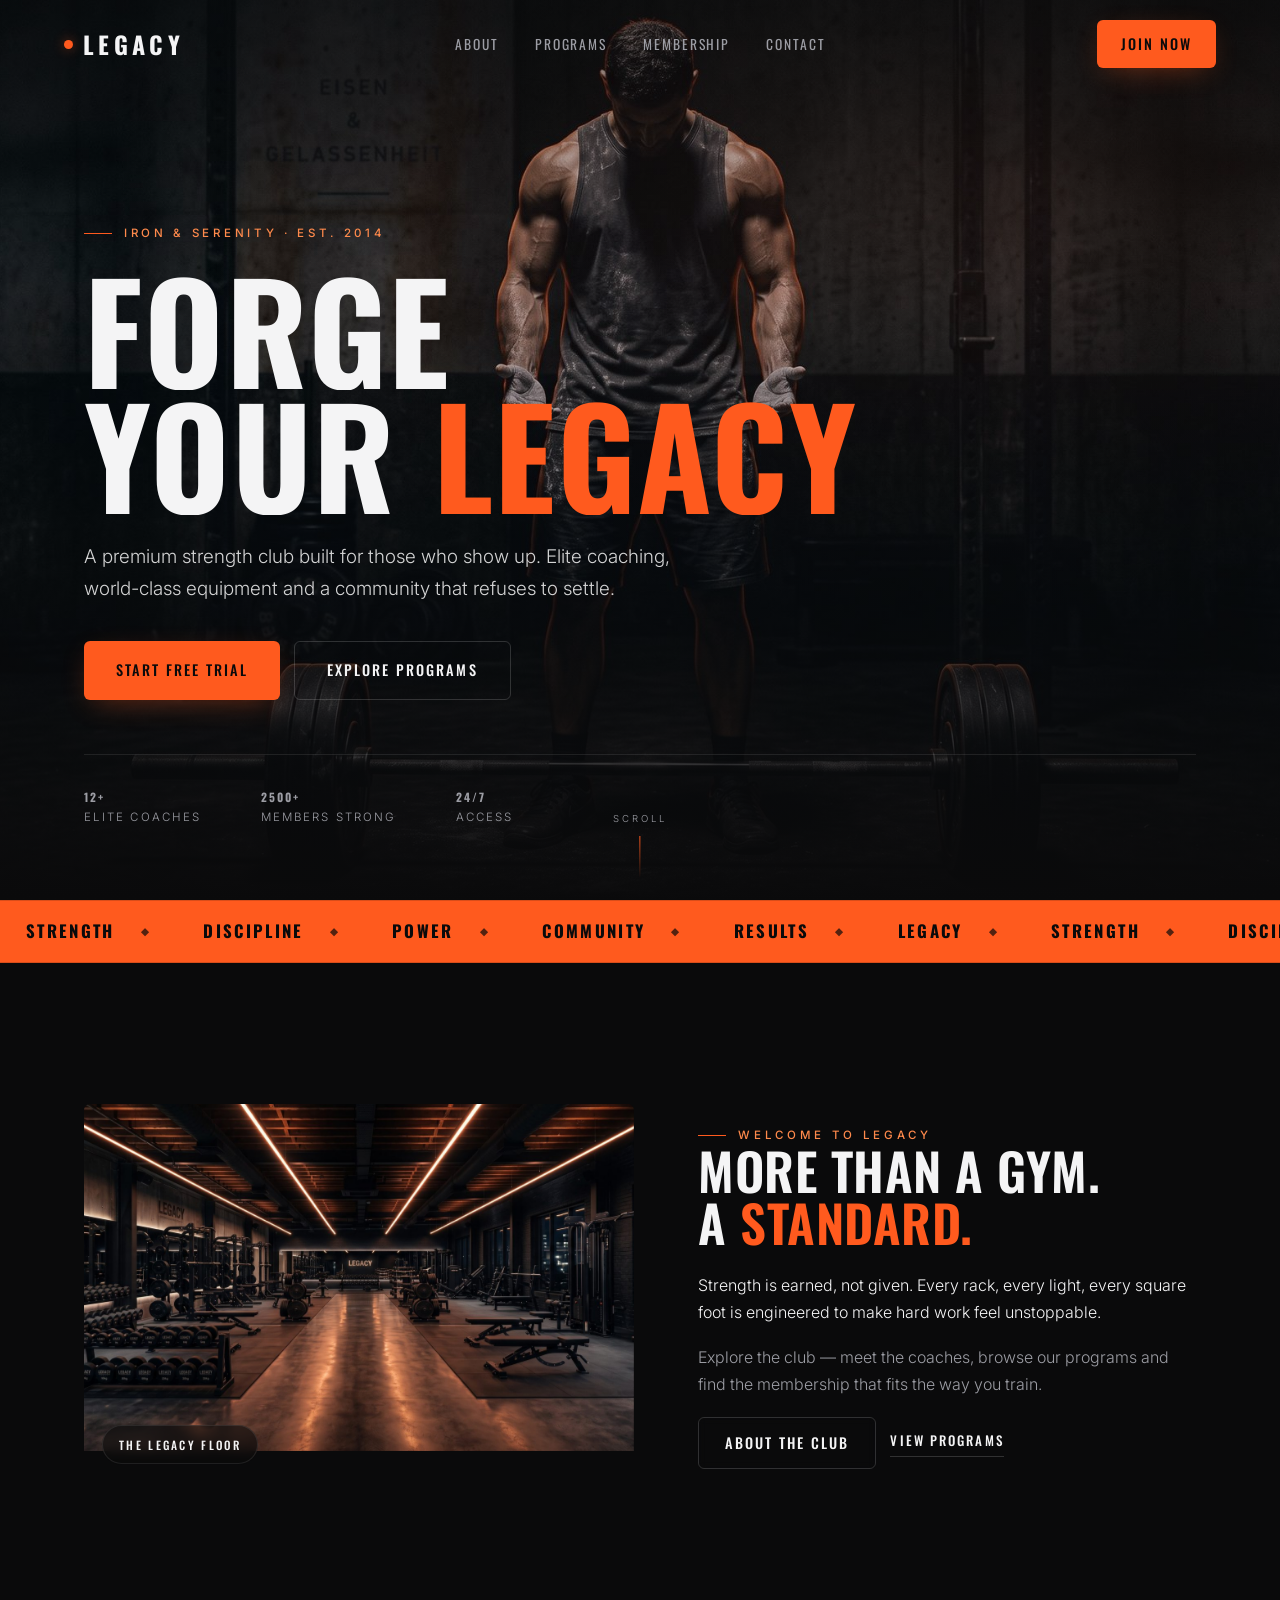
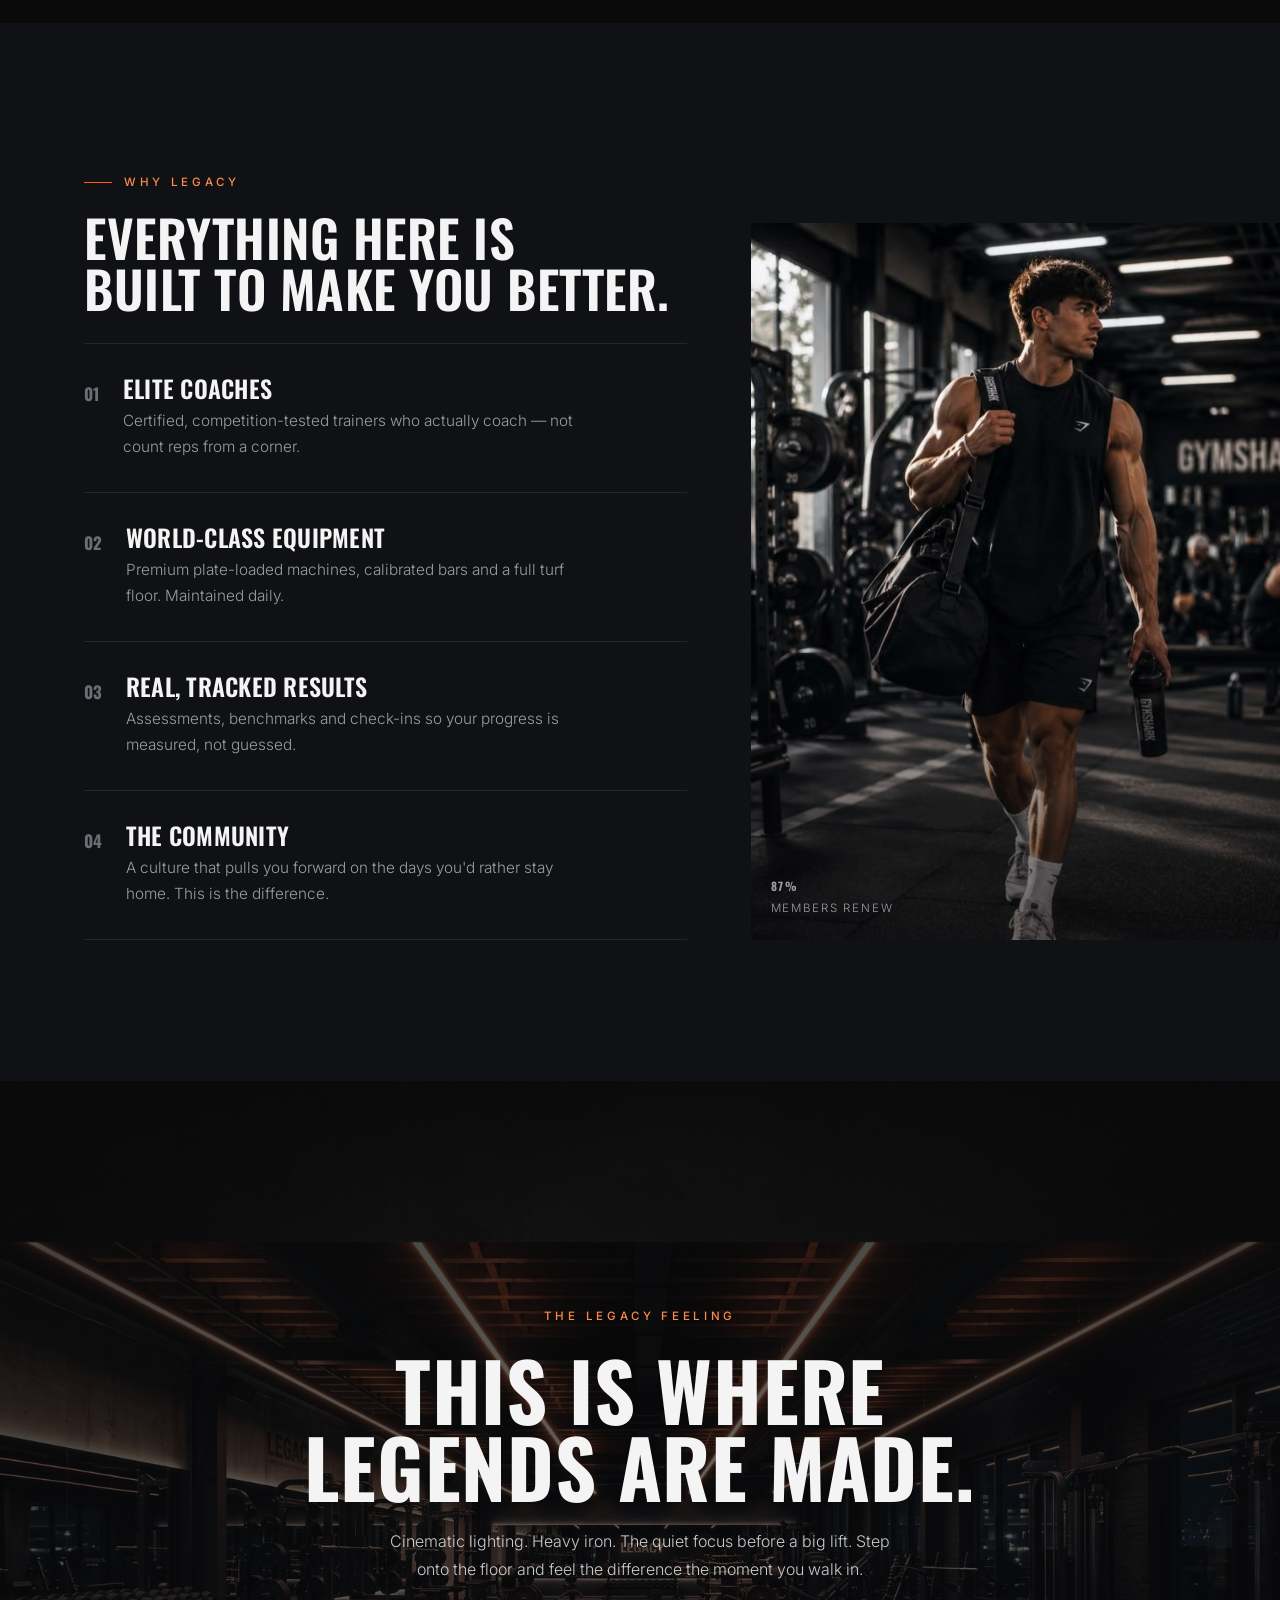
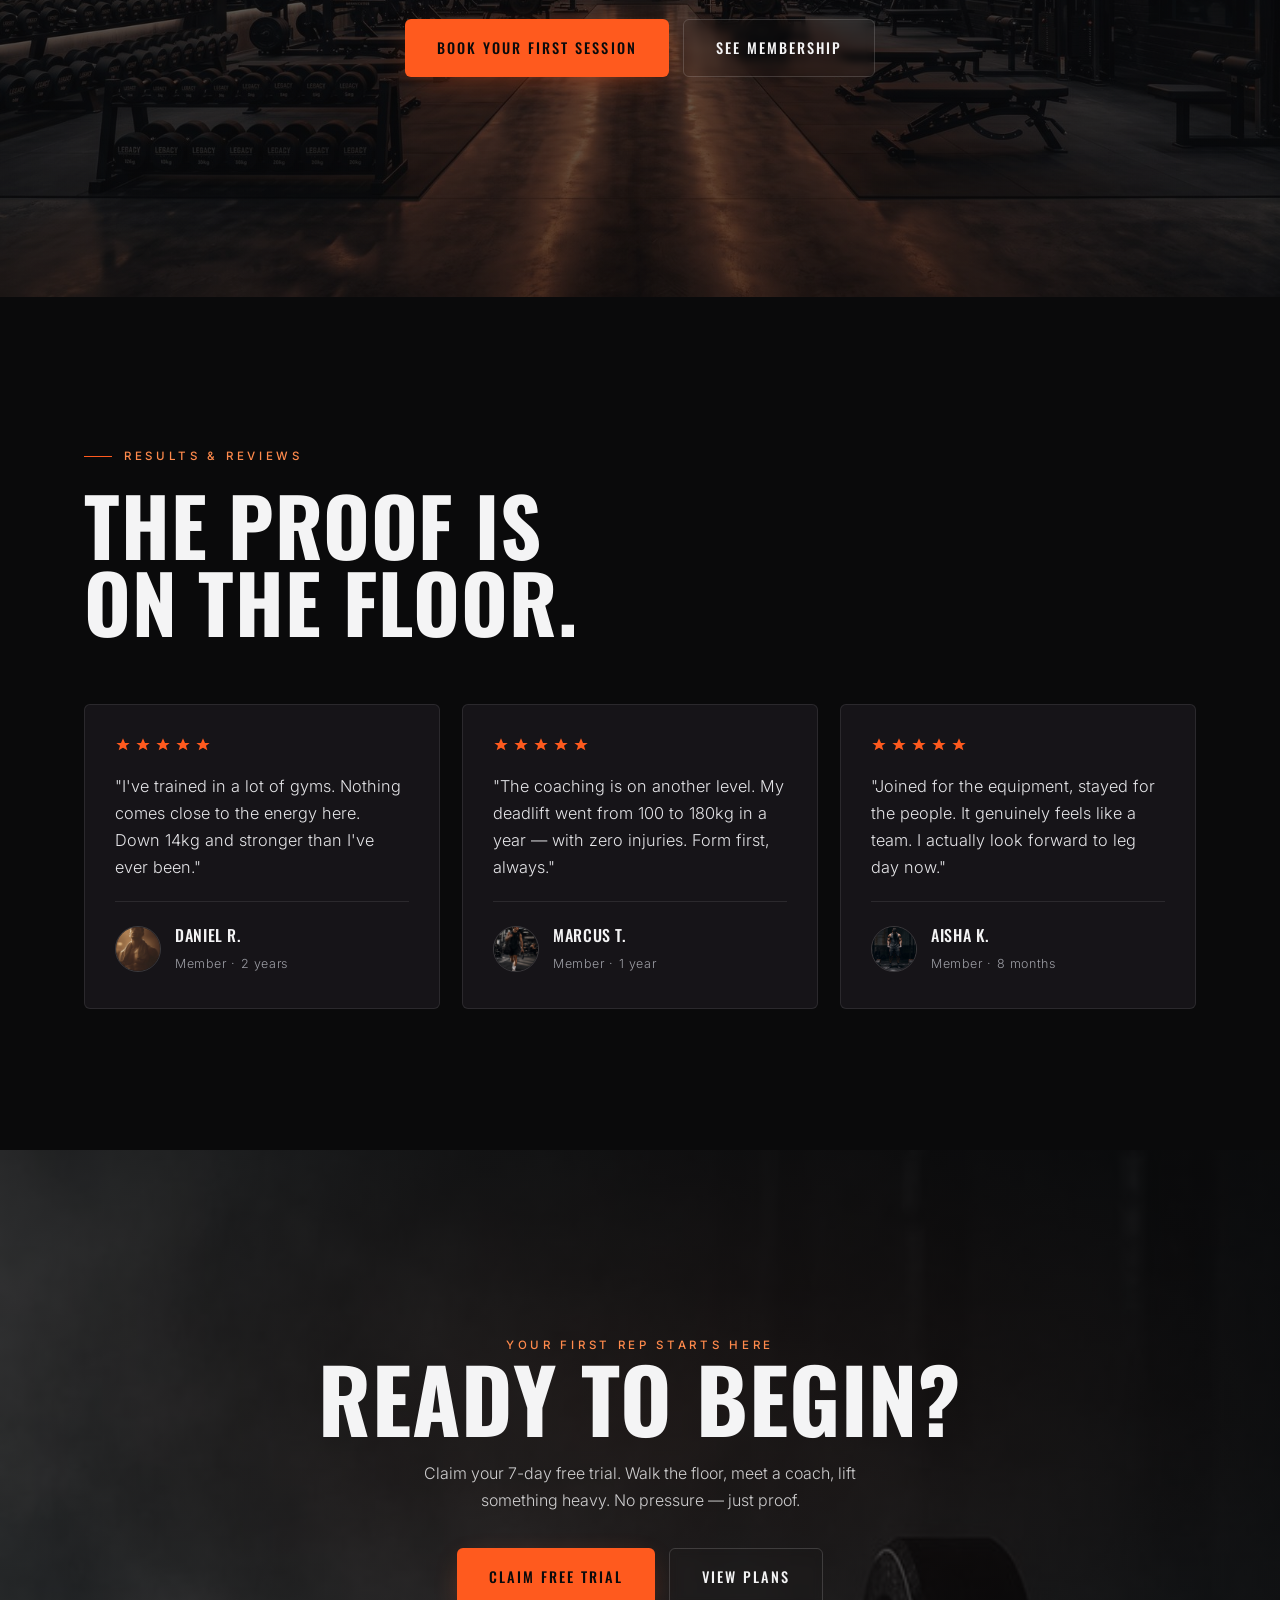
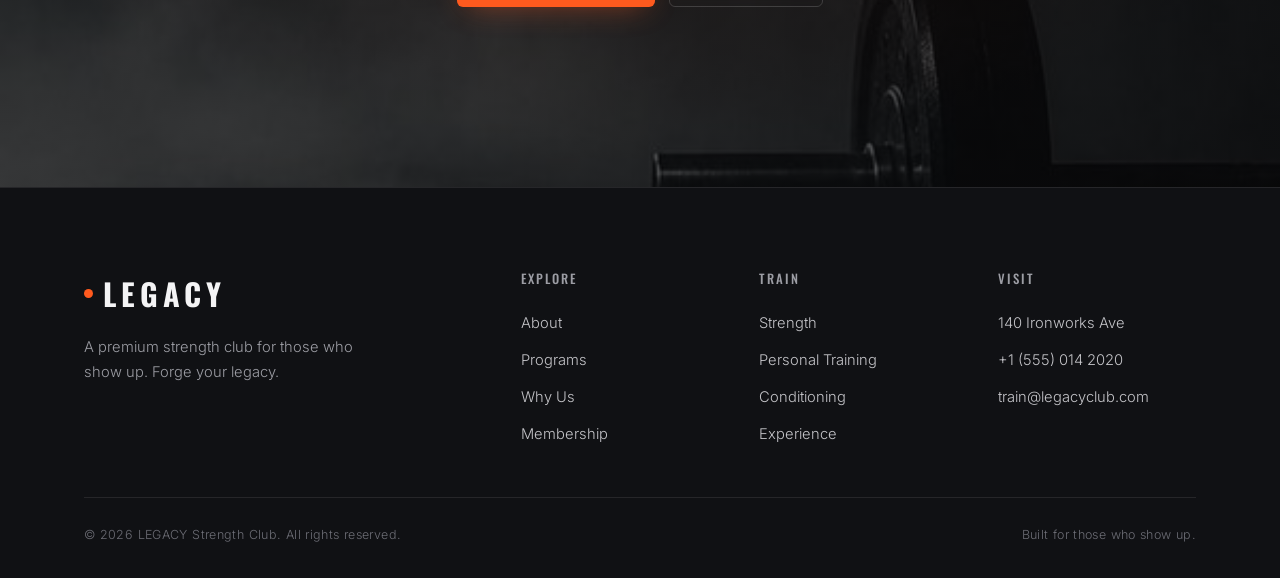
<file: index.html>
<!DOCTYPE html>
<html lang="en">
<head>
<meta charset="UTF-8">
<meta name="viewport" content="width=device-width, initial-scale=1.0">
<title>LEGACY — Strength Club</title>
<meta name="description" content="LEGACY is a premium strength club. Elite coaching, world-class equipment and a relentless community. Forge your legacy — book a free trial.">
<meta property="og:title" content="LEGACY — Strength Club">
<meta property="og:description" content="Elite coaching, world-class equipment, relentless community. Forge your legacy.">
<link rel="preconnect" href="https://fonts.googleapis.com">
<link rel="preconnect" href="https://fonts.gstatic.com" crossorigin>
<link href="https://fonts.googleapis.com/css2?family=Oswald:wght@300;400;500;600;700&family=Inter:wght@300;400;500&display=swap" rel="stylesheet">
<link rel="stylesheet" href="assets/css/style.css">
<link rel="icon" href="data:image/svg+xml,%3Csvg xmlns='http://www.w3.org/2000/svg' viewBox='0 0 32 32'%3E%3Crect width='32' height='32' fill='%230a0a0b'/%3E%3Ccircle cx='16' cy='16' r='5' fill='%23ff5a1e'/%3E%3C/svg%3E">
</head>
<body>

<!-- ===================== NAV ===================== -->
<nav class="nav">
  <a class="nav__brand" href="index.html"><span class="dot"></span>LEGACY</a>
  <ul class="nav__links">
    <li><a href="about.html">About</a></li>
    <li><a href="programs.html">Programs</a></li>
    <li><a href="membership.html">Membership</a></li>
    <li><a href="contact.html">Contact</a></li>
  </ul>
  <a href="contact.html" class="btn btn--ember nav__cta" style="--pad:12px 24px">Join Now</a>
  <button class="nav__toggle" aria-label="Open menu" aria-expanded="false"><span></span><span></span><span></span></button>
</nav>
<div class="mobile-menu">
  <a href="about.html"><span>About</span><span class="n">01</span></a>
  <a href="programs.html"><span>Programs</span><span class="n">02</span></a>
  <a href="membership.html"><span>Membership</span><span class="n">03</span></a>
  <a href="contact.html"><span>Contact</span><span class="n">04</span></a>
  <div class="mobile-menu__cta"><a href="contact.html" class="btn btn--ember btn--block">Book Free Trial</a></div>
</div>

<!-- ===================== HERO ===================== -->
<header class="hero" id="home">
  <div class="hero__media">
    <picture>
      <source media="(max-width:768px)" srcset="assets/img/hero-mobile.jpg">
      <img src="assets/img/hero-desktop.jpg" alt="Athlete preparing to lift in a dark gym" fetchpriority="high" width="1920" height="1072">
    </picture>
    <video muted loop playsinline autoplay preload="none" data-eager data-src="assets/vid/hero.mp4" aria-hidden="true"></video>
  </div>
  <div class="hero__inner">
    <span class="eyebrow">Iron &amp; Serenity · Est. 2014</span>
    <h1 class="h-hero">
      <span class="line"><span>Forge</span></span>
      <span class="line"><span>Your <em class="ember" style="font-style:normal">Legacy</em></span></span>
    </h1>
    <p class="hero__sub">A premium strength club built for those who show up. Elite coaching, world-class equipment and a community that refuses to settle.</p>
    <div class="hero__actions">
      <a href="contact.html" class="btn btn--ember">Start Free Trial</a>
      <a href="programs.html" class="btn btn--ghost">Explore Programs</a>
    </div>
    <div class="hero__stats">
      <div class="s"><b><span data-count="12" data-suffix="+">12+</span></b><span>Elite Coaches</span></div>
      <div class="s"><b><span data-count="2500" data-suffix="+">2500+</span></b><span>Members Strong</span></div>
      <div class="s"><b><span data-count="24" data-suffix="/7">24/7</span></b><span>Access</span></div>
    </div>
  </div>
  <div class="hero__scroll"><span>Scroll</span><span class="bar"></span></div>
</header>

<!-- ===================== MARQUEE ===================== -->
<div class="marquee" aria-hidden="true">
  <div class="marquee__track">
    <span>Strength</span><span>Discipline</span><span>Power</span><span>Community</span><span>Results</span><span>Legacy</span>
    <span>Strength</span><span>Discipline</span><span>Power</span><span>Community</span><span>Results</span><span>Legacy</span>
  </div>
</div>

<!-- ===================== INTRO / TEASER ===================== -->
<section class="section" id="intro">
  <div class="container">
    <div class="split split--about">
      <div class="about__media reveal-x">
        <div class="pWrap" data-parallax="0.08"><img src="assets/img/facility.jpg" alt="Interior of the LEGACY strength club" loading="lazy" width="1920" height="1072"></div>
        <span class="frame-tag">The LEGACY Floor</span>
      </div>
      <div class="about__body reveal d1">
        <span class="eyebrow">Welcome to LEGACY</span>
        <h2 class="h-lg">More than a gym.<br>A <span class="ember">standard.</span></h2>
        <p class="lead" style="color:var(--text)">Strength is earned, not given. Every rack, every light, every square foot is engineered to make hard work feel unstoppable.</p>
        <p>Explore the club — meet the coaches, browse our programs and find the membership that fits the way you train.</p>
        <div style="display:flex;flex-wrap:wrap;gap:14px;margin-top:12px">
          <a href="about.html" class="btn btn--ghost" style="--pad:13px 26px">About the Club</a>
          <a href="programs.html" class="link-arrow" style="align-self:center">View Programs</a>
        </div>
      </div>
    </div>
  </div>
</section>

<!-- ===================== WHY US ===================== -->
<section class="section bg-2" id="why">
  <div class="container">
    <div class="why-section-grid">
      <div>
        <div class="section-head reveal" style="margin-bottom:28px">
          <span class="eyebrow">Why LEGACY</span>
          <h2 class="h-lg">Everything here is<br>built to make you better.</h2>
        </div>
        <div class="why-grid">
          <div class="why reveal"><span class="why__no">01</span><div><h3>Elite Coaches</h3><p>Certified, competition-tested trainers who actually coach — not count reps from a corner.</p></div></div>
          <div class="why reveal"><span class="why__no">02</span><div><h3>World-Class Equipment</h3><p>Premium plate-loaded machines, calibrated bars and a full turf floor. Maintained daily.</p></div></div>
          <div class="why reveal"><span class="why__no">03</span><div><h3>Real, Tracked Results</h3><p>Assessments, benchmarks and check-ins so your progress is measured, not guessed.</p></div></div>
          <div class="why reveal"><span class="why__no">04</span><div><h3>The Community</h3><p>A culture that pulls you forward on the days you'd rather stay home. This is the difference.</p></div></div>
        </div>
      </div>
      <div class="why-visual reveal d1">
        <img src="assets/img/lifestyle.jpg" alt="Member walking through the gym floor" loading="lazy" data-parallax="0.06" width="735" height="919">
        <div class="badge"><b><span data-count="97" data-suffix="%">97%</span></b><span>Members Renew</span></div>
      </div>
    </div>
  </div>
</section>

<!-- ===================== EXPERIENCE BAND (VIDEO 3 — gym equipment room) ===================== -->
<section class="band" id="experience">
  <div class="band__media">
    <img src="assets/img/facility.jpg" alt="" aria-hidden="true" loading="lazy">
    <video muted loop playsinline autoplay preload="none" data-src="assets/vid/experience.mp4" aria-hidden="true"></video>
  </div>
  <div class="container band__inner reveal">
    <span class="eyebrow center">The LEGACY Feeling</span>
    <h2 class="h-xl">This is where<br>legends are made.</h2>
    <p>Cinematic lighting. Heavy iron. The quiet focus before a big lift. Step onto the floor and feel the difference the moment you walk in.</p>
    <div class="band__actions">
      <a href="contact.html" class="btn btn--ember">Book Your First Session</a>
      <a href="membership.html" class="btn btn--ghost">See Membership</a>
    </div>
  </div>
</section>

<!-- ===================== TESTIMONIALS ===================== -->
<section class="section" id="results">
  <div class="container">
    <div class="section-head reveal">
      <span class="eyebrow">Results &amp; Reviews</span>
      <h2 class="h-xl">The proof is<br>on the floor.</h2>
    </div>
    <div class="tst-grid">
      <article class="tst reveal">
        <div class="tst__stars">
          <svg viewBox="0 0 24 24"><path d="M12 2l3 7h7l-5.5 4 2 7L12 16l-6.5 4 2-7L2 9h7z"/></svg><svg viewBox="0 0 24 24"><path d="M12 2l3 7h7l-5.5 4 2 7L12 16l-6.5 4 2-7L2 9h7z"/></svg><svg viewBox="0 0 24 24"><path d="M12 2l3 7h7l-5.5 4 2 7L12 16l-6.5 4 2-7L2 9h7z"/></svg><svg viewBox="0 0 24 24"><path d="M12 2l3 7h7l-5.5 4 2 7L12 16l-6.5 4 2-7L2 9h7z"/></svg><svg viewBox="0 0 24 24"><path d="M12 2l3 7h7l-5.5 4 2 7L12 16l-6.5 4 2-7L2 9h7z"/></svg>
        </div>
        <p>"I've trained in a lot of gyms. Nothing comes close to the energy here. Down 14kg and stronger than I've ever been."</p>
        <div class="tst__who"><img class="tst__ava" src="assets/img/portrait.jpg" alt="Daniel R." loading="lazy"><div><b>Daniel R.</b><span>Member · 2 years</span></div></div>
      </article>
      <article class="tst reveal d1">
        <div class="tst__stars">
          <svg viewBox="0 0 24 24"><path d="M12 2l3 7h7l-5.5 4 2 7L12 16l-6.5 4 2-7L2 9h7z"/></svg><svg viewBox="0 0 24 24"><path d="M12 2l3 7h7l-5.5 4 2 7L12 16l-6.5 4 2-7L2 9h7z"/></svg><svg viewBox="0 0 24 24"><path d="M12 2l3 7h7l-5.5 4 2 7L12 16l-6.5 4 2-7L2 9h7z"/></svg><svg viewBox="0 0 24 24"><path d="M12 2l3 7h7l-5.5 4 2 7L12 16l-6.5 4 2-7L2 9h7z"/></svg><svg viewBox="0 0 24 24"><path d="M12 2l3 7h7l-5.5 4 2 7L12 16l-6.5 4 2-7L2 9h7z"/></svg>
        </div>
        <p>"The coaching is on another level. My deadlift went from 100 to 180kg in a year — with zero injuries. Form first, always."</p>
        <div class="tst__who"><img class="tst__ava" src="assets/img/lifestyle.jpg" alt="Marcus T." loading="lazy"><div><b>Marcus T.</b><span>Member · 1 year</span></div></div>
      </article>
      <article class="tst reveal d2">
        <div class="tst__stars">
          <svg viewBox="0 0 24 24"><path d="M12 2l3 7h7l-5.5 4 2 7L12 16l-6.5 4 2-7L2 9h7z"/></svg><svg viewBox="0 0 24 24"><path d="M12 2l3 7h7l-5.5 4 2 7L12 16l-6.5 4 2-7L2 9h7z"/></svg><svg viewBox="0 0 24 24"><path d="M12 2l3 7h7l-5.5 4 2 7L12 16l-6.5 4 2-7L2 9h7z"/></svg><svg viewBox="0 0 24 24"><path d="M12 2l3 7h7l-5.5 4 2 7L12 16l-6.5 4 2-7L2 9h7z"/></svg><svg viewBox="0 0 24 24"><path d="M12 2l3 7h7l-5.5 4 2 7L12 16l-6.5 4 2-7L2 9h7z"/></svg>
        </div>
        <p>"Joined for the equipment, stayed for the people. It genuinely feels like a team. I actually look forward to leg day now."</p>
        <div class="tst__who"><img class="tst__ava" src="assets/img/hero-desktop.jpg" alt="Aisha K." loading="lazy"><div><b>Aisha K.</b><span>Member · 8 months</span></div></div>
      </article>
    </div>
  </div>
</section>

<!-- ===================== FINAL CTA ===================== -->
<section class="cta">
  <div class="cta__media"><img src="assets/img/fog-barbell.jpg" alt="" aria-hidden="true" loading="lazy"></div>
  <div class="container cta__inner reveal">
    <span class="eyebrow center">Your First Rep Starts Here</span>
    <h2 class="h-hero" style="font-size:clamp(2.6rem,8vw,5.5rem)">Ready to begin?</h2>
    <p>Claim your 7-day free trial. Walk the floor, meet a coach, lift something heavy. No pressure — just proof.</p>
    <div class="cta__actions">
      <a href="contact.html" class="btn btn--ember">Claim Free Trial</a>
      <a href="membership.html" class="btn btn--ghost">View Plans</a>
    </div>
  </div>
</section>

<!-- ===================== FOOTER ===================== -->
<footer class="footer">
  <div class="container">
    <div class="footer__top">
      <div class="footer__brand">
        <div class="b"><span class="dot"></span>LEGACY</div>
        <p>A premium strength club for those who show up. Forge your legacy.</p>
      </div>
      <div class="footer__col">
        <h5>Explore</h5>
        <a href="about.html">About</a><a href="programs.html">Programs</a><a href="index.html#why">Why Us</a><a href="membership.html">Membership</a>
      </div>
      <div class="footer__col">
        <h5>Train</h5>
        <a href="programs.html">Strength</a><a href="programs.html">Personal Training</a><a href="programs.html">Conditioning</a><a href="index.html#experience">Experience</a>
      </div>
      <div class="footer__col">
        <h5>Visit</h5>
        <a href="contact.html">140 Ironworks Ave</a><a href="tel:+15550142020">+1 (555) 014 2020</a><a href="mailto:train@legacyclub.com">train@legacyclub.com</a>
      </div>
    </div>
    <div class="footer__bottom">
      <p>© <span data-year>2026</span> LEGACY Strength Club. All rights reserved.</p>
      <p>Built for those who show up.</p>
    </div>
  </div>
</footer>

<script src="assets/js/main.js"></script>
</body>
</html>
</file>
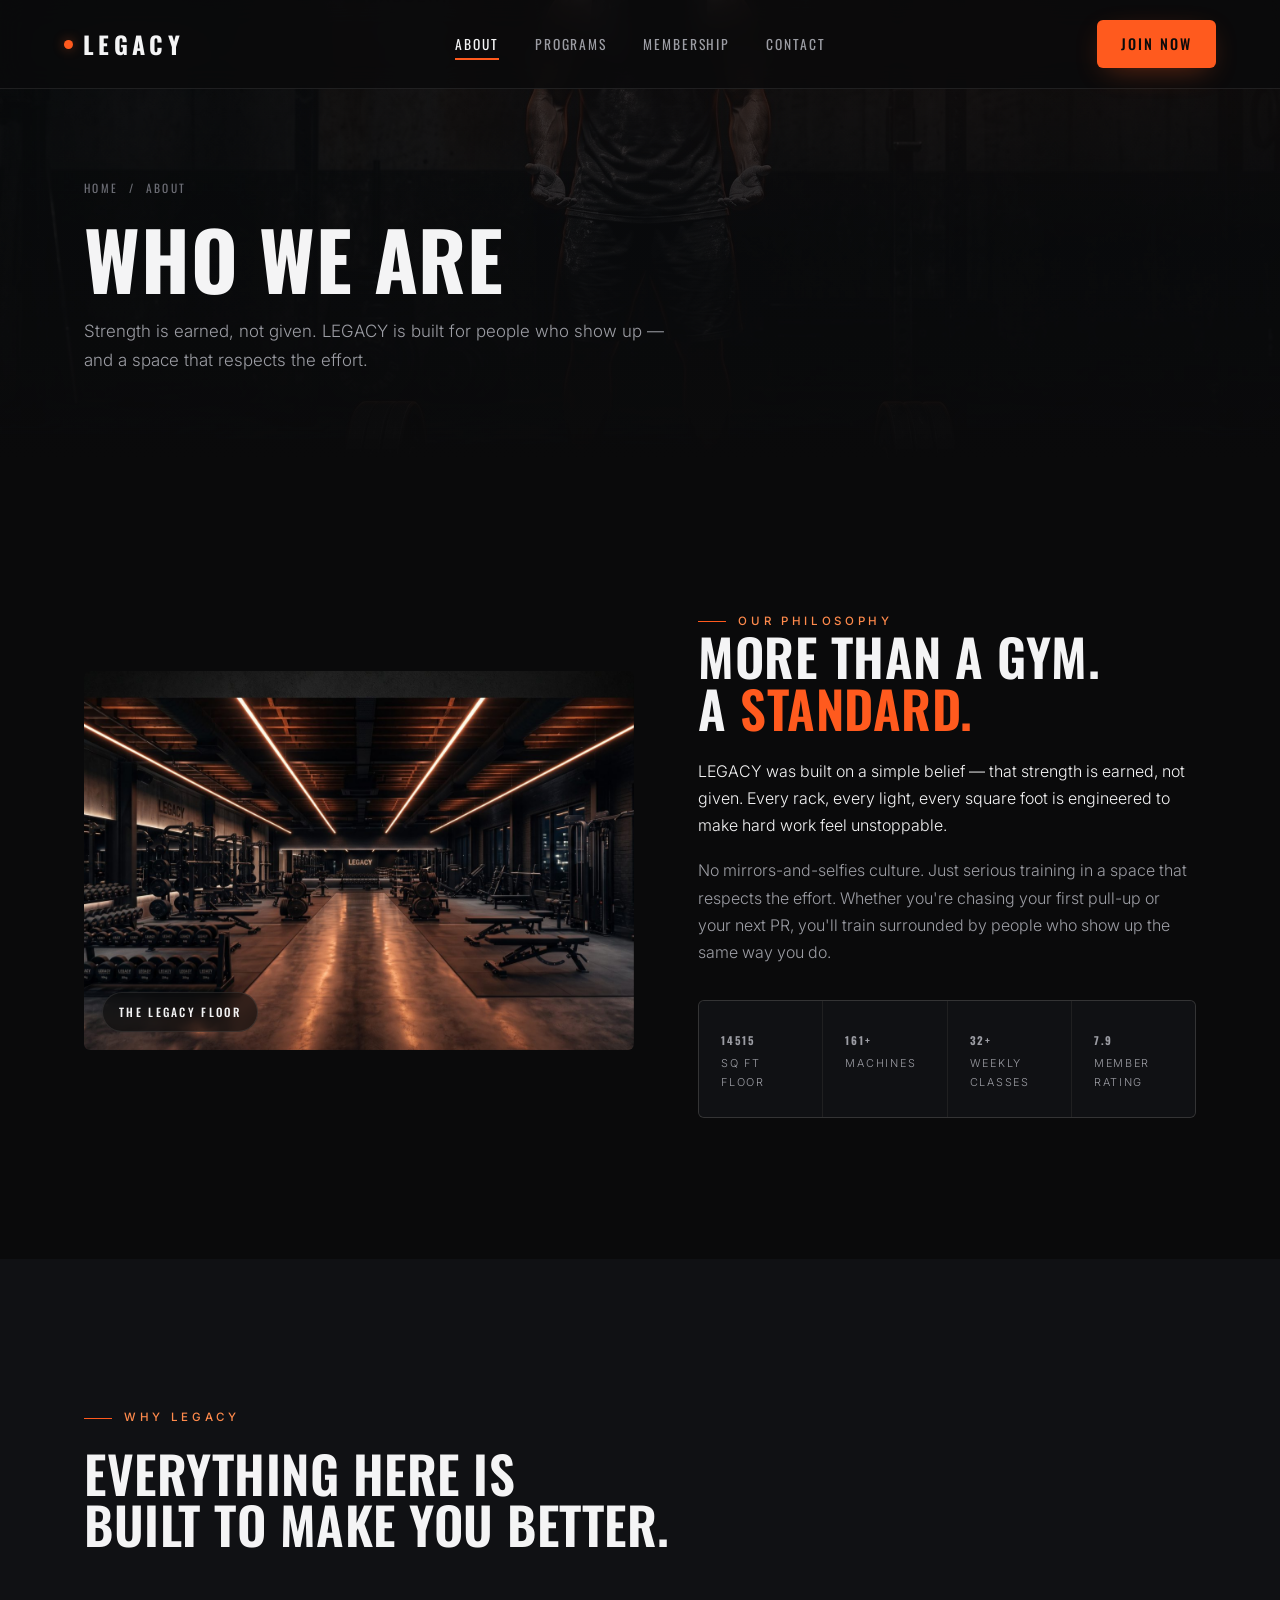
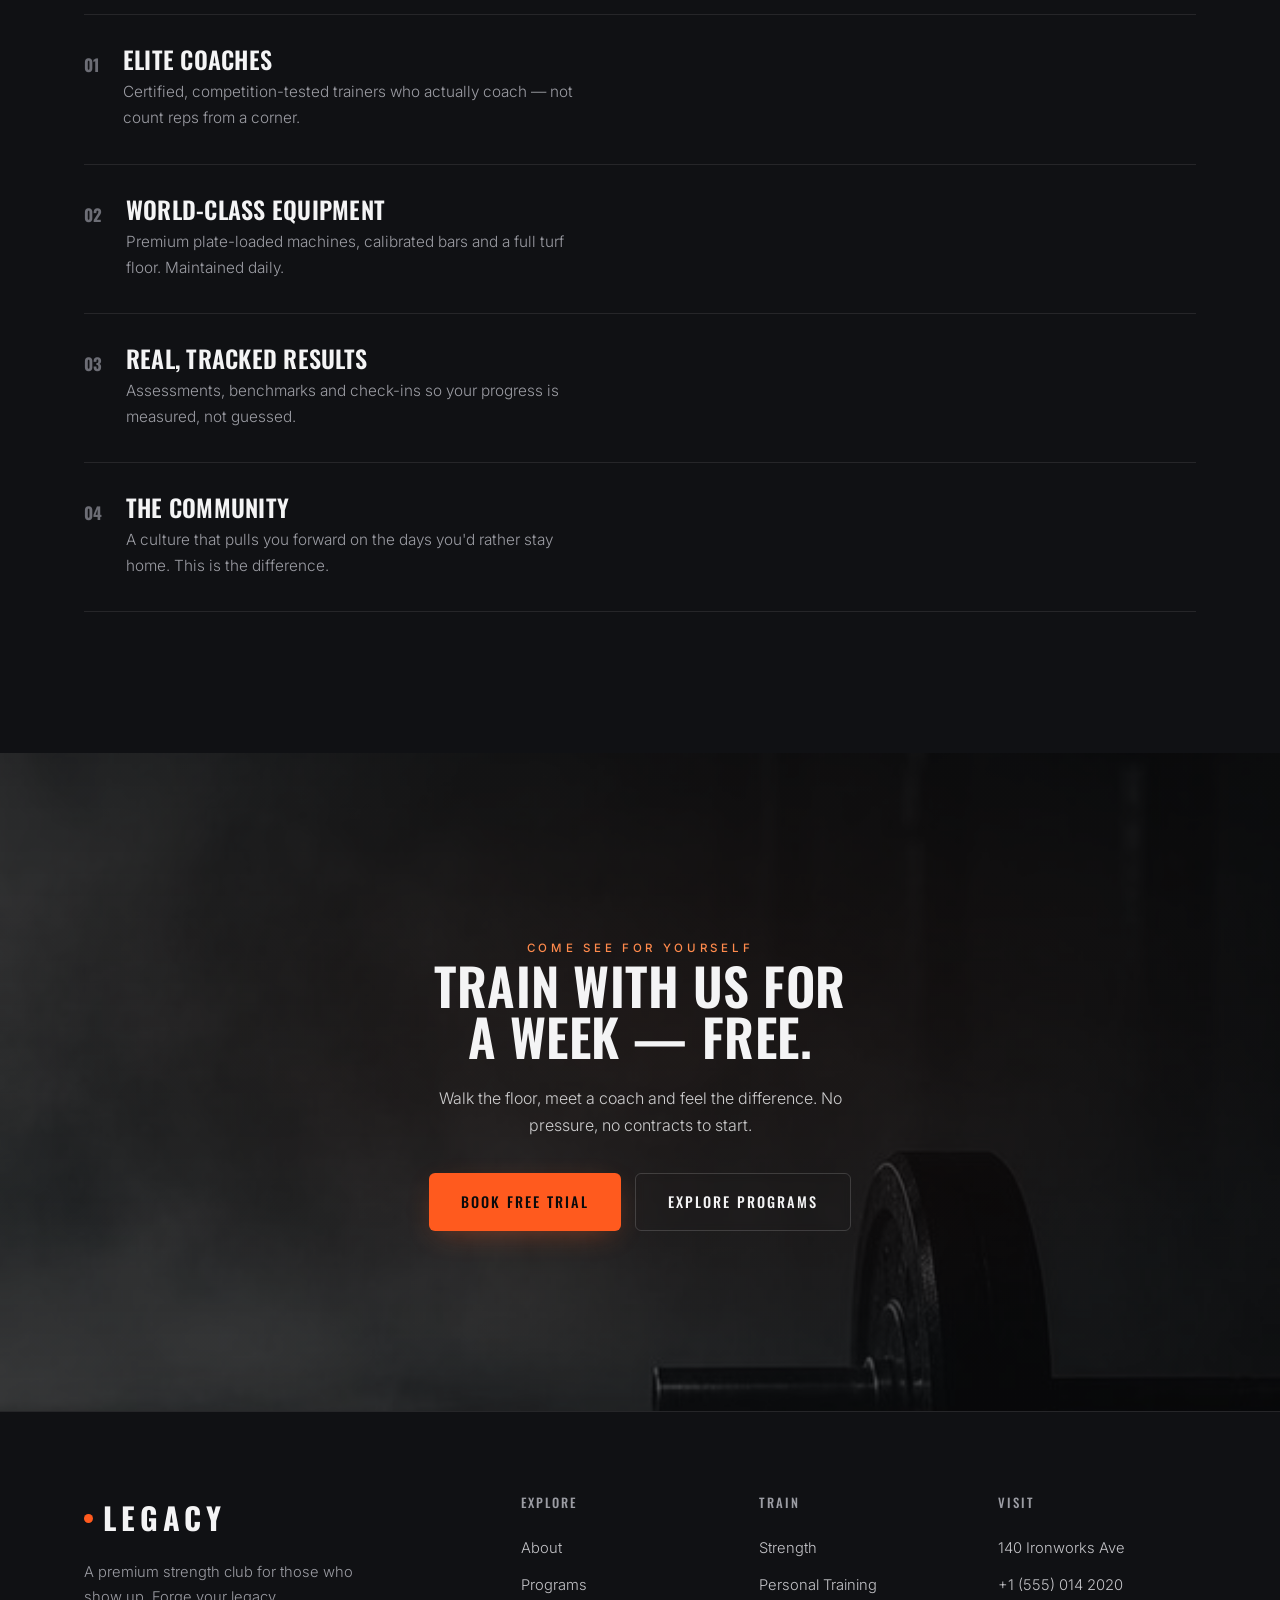
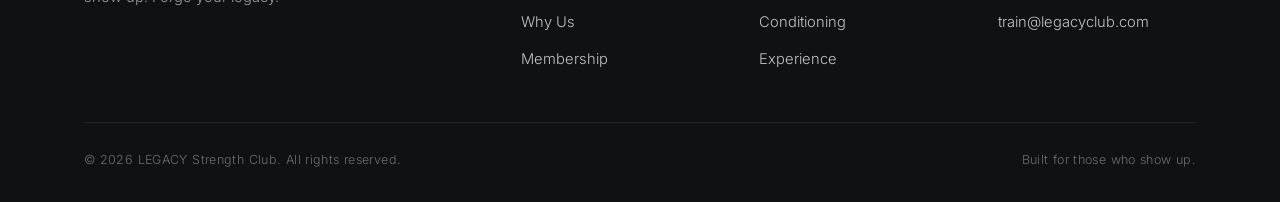
<file: about.html>
<!DOCTYPE html>
<html lang="en">
<head>
<meta charset="UTF-8">
<meta name="viewport" content="width=device-width, initial-scale=1.0">
<title>About — LEGACY Strength Club</title>
<meta name="description" content="LEGACY is more than a gym — it's a standard. Discover the philosophy, the floor and the numbers behind our premium strength club.">
<link rel="preconnect" href="https://fonts.googleapis.com">
<link rel="preconnect" href="https://fonts.gstatic.com" crossorigin>
<link href="https://fonts.googleapis.com/css2?family=Oswald:wght@300;400;500;600;700&family=Inter:wght@300;400;500&display=swap" rel="stylesheet">
<link rel="stylesheet" href="assets/css/style.css">
<link rel="icon" href="data:image/svg+xml,%3Csvg xmlns='http://www.w3.org/2000/svg' viewBox='0 0 32 32'%3E%3Crect width='32' height='32' fill='%230a0a0b'/%3E%3Ccircle cx='16' cy='16' r='5' fill='%23ff5a1e'/%3E%3C/svg%3E">
</head>
<body>

<!-- ===================== NAV ===================== -->
<nav class="nav nav--solid">
  <a class="nav__brand" href="index.html"><span class="dot"></span>LEGACY</a>
  <ul class="nav__links">
    <li><a href="about.html" class="is-active">About</a></li>
    <li><a href="programs.html">Programs</a></li>
    <li><a href="membership.html">Membership</a></li>
    <li><a href="contact.html">Contact</a></li>
  </ul>
  <a href="contact.html" class="btn btn--ember nav__cta" style="--pad:12px 24px">Join Now</a>
  <button class="nav__toggle" aria-label="Open menu" aria-expanded="false"><span></span><span></span><span></span></button>
</nav>
<div class="mobile-menu">
  <a href="about.html"><span>About</span><span class="n">01</span></a>
  <a href="programs.html"><span>Programs</span><span class="n">02</span></a>
  <a href="membership.html"><span>Membership</span><span class="n">03</span></a>
  <a href="contact.html"><span>Contact</span><span class="n">04</span></a>
  <div class="mobile-menu__cta"><a href="contact.html" class="btn btn--ember btn--block">Book Free Trial</a></div>
</div>

<!-- ===================== PAGE HEAD ===================== -->
<section class="pagehead">
  <div class="pagehead__media"><img src="assets/img/hero-desktop.jpg" alt="" aria-hidden="true"></div>
  <div class="container">
    <div class="pagehead__crumb reveal"><a href="index.html">Home</a> &nbsp;/&nbsp; About</div>
    <h1 class="h-xl reveal">Who we are</h1>
    <p class="reveal d1">Strength is earned, not given. LEGACY is built for people who show up — and a space that respects the effort.</p>
  </div>
</section>

<!-- ===================== ABOUT CONTENT ===================== -->
<section class="section">
  <div class="container">
    <div class="split split--about">
      <div class="about__media reveal-x">
        <div class="pWrap" data-parallax="0.08"><img src="assets/img/facility.jpg" alt="Interior of the LEGACY strength club" loading="lazy" width="1920" height="1072"></div>
        <span class="frame-tag">The LEGACY Floor</span>
      </div>
      <div class="about__body reveal d1">
        <span class="eyebrow">Our Philosophy</span>
        <h2 class="h-lg">More than a gym.<br>A <span class="ember">standard.</span></h2>
        <p class="lead" style="color:var(--text)">LEGACY was built on a simple belief — that strength is earned, not given. Every rack, every light, every square foot is engineered to make hard work feel unstoppable.</p>
        <p>No mirrors-and-selfies culture. Just serious training in a space that respects the effort. Whether you're chasing your first pull-up or your next PR, you'll train surrounded by people who show up the same way you do.</p>
        <div class="stat-row">
          <div class="st"><b><span data-count="18000" data-suffix="">18000</span></b><span>Sq Ft Floor</span></div>
          <div class="st"><b><span data-count="200" data-suffix="+">200+</span></b><span>Machines</span></div>
          <div class="st"><b><span data-count="40" data-suffix="+">40+</span></b><span>Weekly Classes</span></div>
          <div class="st"><b><span data-count="9.8" data-suffix="">9.8</span></b><span>Member Rating</span></div>
        </div>
      </div>
    </div>
  </div>
</section>

<!-- ===================== WHY US ===================== -->
<section class="section bg-2">
  <div class="container">
    <div class="section-head reveal">
      <span class="eyebrow">Why LEGACY</span>
      <h2 class="h-lg">Everything here is<br>built to make you better.</h2>
    </div>
    <div class="why-grid">
      <div class="why reveal"><span class="why__no">01</span><div><h3>Elite Coaches</h3><p>Certified, competition-tested trainers who actually coach — not count reps from a corner.</p></div></div>
      <div class="why reveal"><span class="why__no">02</span><div><h3>World-Class Equipment</h3><p>Premium plate-loaded machines, calibrated bars and a full turf floor. Maintained daily.</p></div></div>
      <div class="why reveal"><span class="why__no">03</span><div><h3>Real, Tracked Results</h3><p>Assessments, benchmarks and check-ins so your progress is measured, not guessed.</p></div></div>
      <div class="why reveal"><span class="why__no">04</span><div><h3>The Community</h3><p>A culture that pulls you forward on the days you'd rather stay home. This is the difference.</p></div></div>
    </div>
  </div>
</section>

<!-- ===================== CTA ===================== -->
<section class="cta">
  <div class="cta__media"><img src="assets/img/fog-barbell.jpg" alt="" aria-hidden="true" loading="lazy"></div>
  <div class="container cta__inner reveal">
    <span class="eyebrow center">Come See For Yourself</span>
    <h2 class="h-lg">Train with us for a week — free.</h2>
    <p>Walk the floor, meet a coach and feel the difference. No pressure, no contracts to start.</p>
    <div class="cta__actions">
      <a href="contact.html" class="btn btn--ember">Book Free Trial</a>
      <a href="programs.html" class="btn btn--ghost">Explore Programs</a>
    </div>
  </div>
</section>

<!-- ===================== FOOTER ===================== -->
<footer class="footer">
  <div class="container">
    <div class="footer__top">
      <div class="footer__brand">
        <div class="b"><span class="dot"></span>LEGACY</div>
        <p>A premium strength club for those who show up. Forge your legacy.</p>
      </div>
      <div class="footer__col"><h5>Explore</h5><a href="about.html">About</a><a href="programs.html">Programs</a><a href="index.html#why">Why Us</a><a href="membership.html">Membership</a></div>
      <div class="footer__col"><h5>Train</h5><a href="programs.html">Strength</a><a href="programs.html">Personal Training</a><a href="programs.html">Conditioning</a><a href="index.html#experience">Experience</a></div>
      <div class="footer__col"><h5>Visit</h5><a href="contact.html">140 Ironworks Ave</a><a href="tel:+15550142020">+1 (555) 014 2020</a><a href="mailto:train@legacyclub.com">train@legacyclub.com</a></div>
    </div>
    <div class="footer__bottom">
      <p>© <span data-year>2026</span> LEGACY Strength Club. All rights reserved.</p>
      <p>Built for those who show up.</p>
    </div>
  </div>
</footer>

<script src="assets/js/main.js"></script>
</body>
</html>
</file>
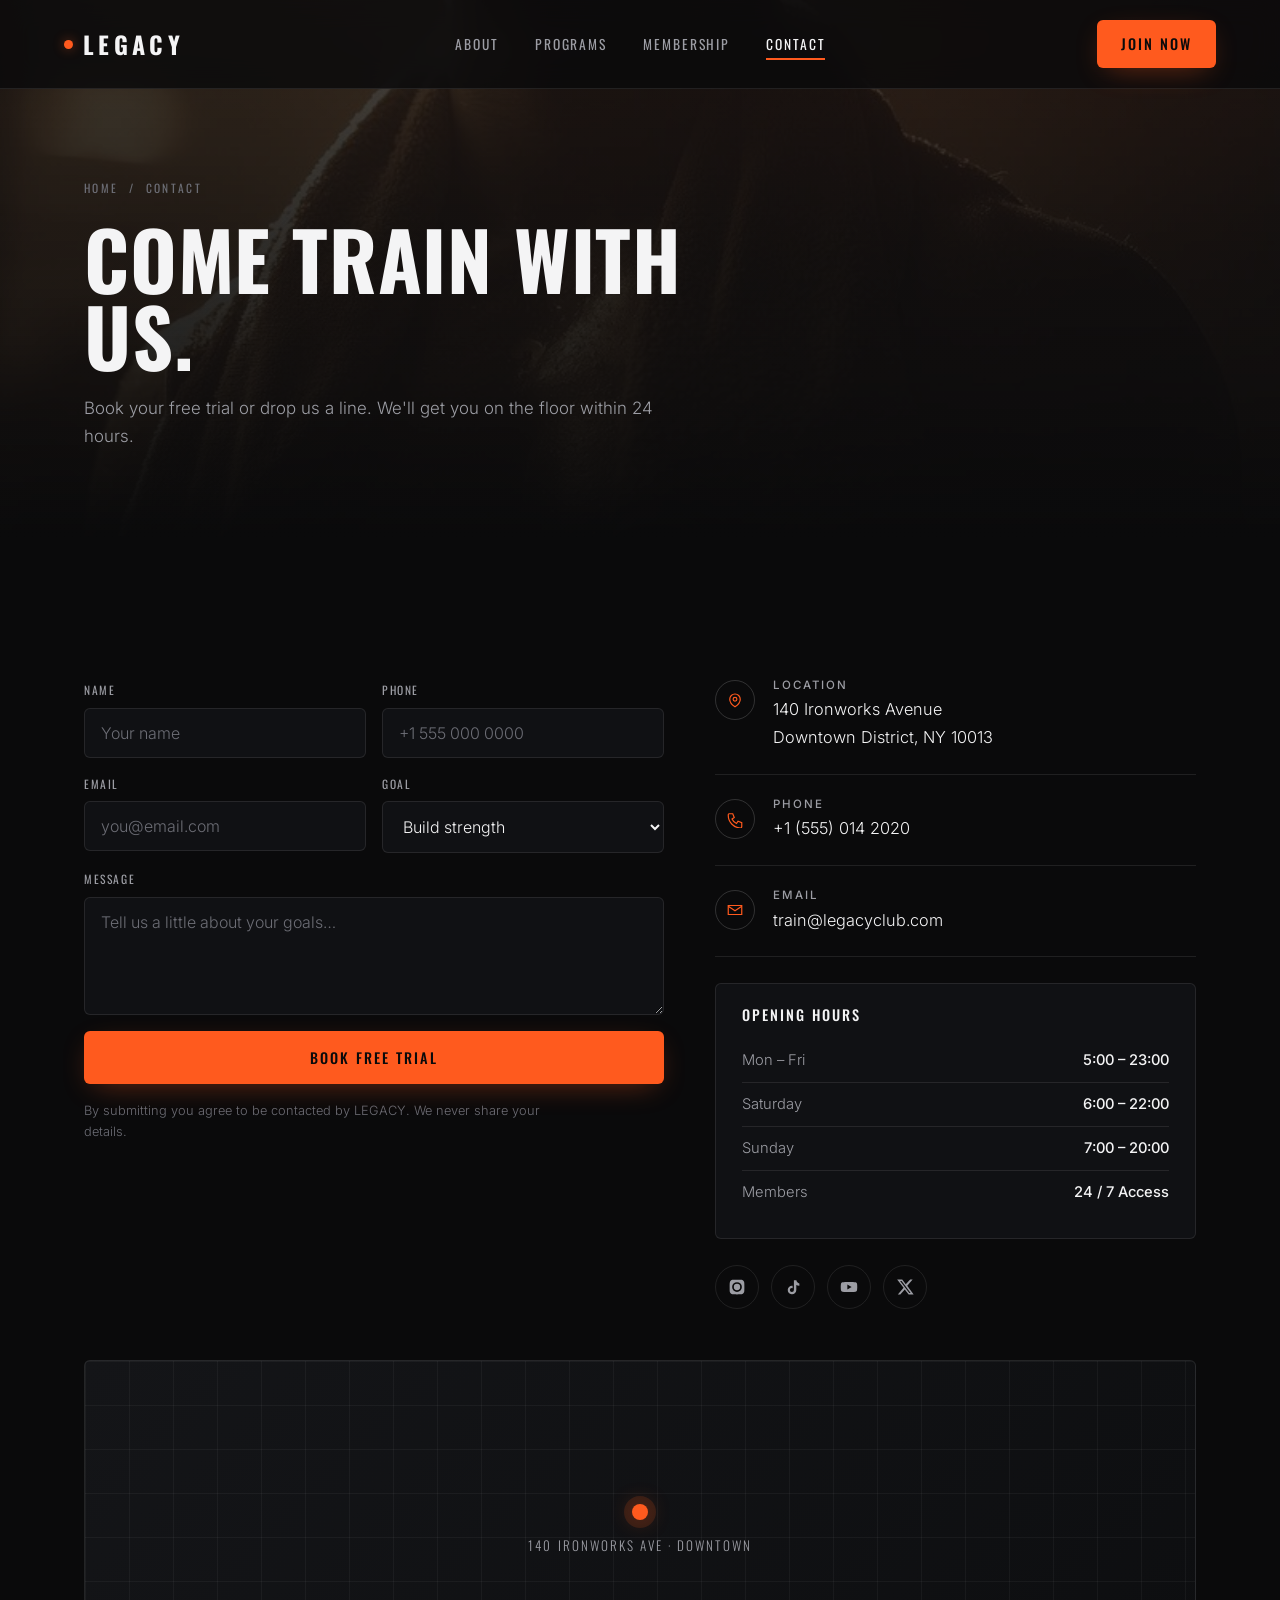
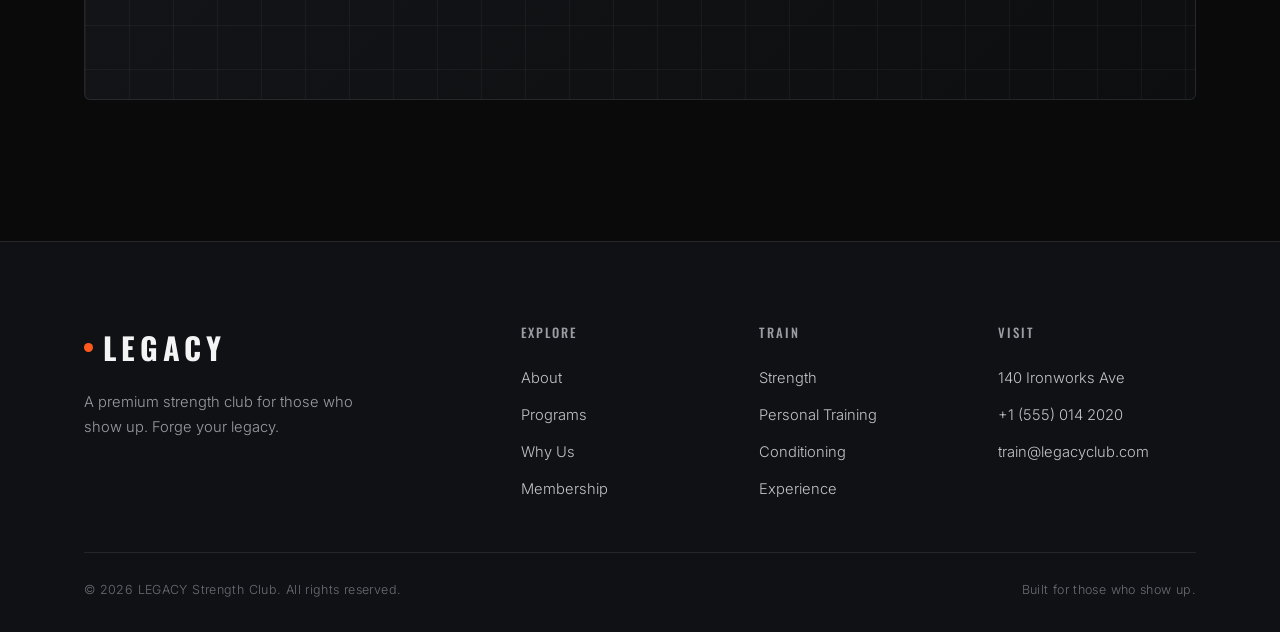
<file: contact.html>
<!DOCTYPE html>
<html lang="en">
<head>
<meta charset="UTF-8">
<meta name="viewport" content="width=device-width, initial-scale=1.0">
<title>Contact — LEGACY Strength Club</title>
<meta name="description" content="Book your free trial or get in touch with LEGACY Strength Club. Location, hours and contact details — we'll get you on the floor within 24 hours.">
<link rel="preconnect" href="https://fonts.googleapis.com">
<link rel="preconnect" href="https://fonts.gstatic.com" crossorigin>
<link href="https://fonts.googleapis.com/css2?family=Oswald:wght@300;400;500;600;700&family=Inter:wght@300;400;500&display=swap" rel="stylesheet">
<link rel="stylesheet" href="assets/css/style.css">
<link rel="icon" href="data:image/svg+xml,%3Csvg xmlns='http://www.w3.org/2000/svg' viewBox='0 0 32 32'%3E%3Crect width='32' height='32' fill='%230a0a0b'/%3E%3Ccircle cx='16' cy='16' r='5' fill='%23ff5a1e'/%3E%3C/svg%3E">
</head>
<body>

<!-- ===================== NAV ===================== -->
<nav class="nav nav--solid">
  <a class="nav__brand" href="index.html"><span class="dot"></span>LEGACY</a>
  <ul class="nav__links">
    <li><a href="about.html">About</a></li>
    <li><a href="programs.html">Programs</a></li>
    <li><a href="membership.html">Membership</a></li>
    <li><a href="contact.html" class="is-active">Contact</a></li>
  </ul>
  <a href="contact.html" class="btn btn--ember nav__cta" style="--pad:12px 24px">Join Now</a>
  <button class="nav__toggle" aria-label="Open menu" aria-expanded="false"><span></span><span></span><span></span></button>
</nav>
<div class="mobile-menu">
  <a href="about.html"><span>About</span><span class="n">01</span></a>
  <a href="programs.html"><span>Programs</span><span class="n">02</span></a>
  <a href="membership.html"><span>Membership</span><span class="n">03</span></a>
  <a href="contact.html"><span>Contact</span><span class="n">04</span></a>
  <div class="mobile-menu__cta"><a href="contact.html" class="btn btn--ember btn--block">Book Free Trial</a></div>
</div>

<!-- ===================== PAGE HEAD ===================== -->
<section class="pagehead">
  <div class="pagehead__media"><img src="assets/img/portrait.jpg" alt="" aria-hidden="true"></div>
  <div class="container">
    <div class="pagehead__crumb reveal"><a href="index.html">Home</a> &nbsp;/&nbsp; Contact</div>
    <h1 class="h-xl reveal">Come train with us.</h1>
    <p class="reveal d1">Book your free trial or drop us a line. We'll get you on the floor within 24 hours.</p>
  </div>
</section>

<!-- ===================== CONTACT ===================== -->
<section class="section">
  <div class="container">
    <div class="contact-grid">
      <!-- form -->
      <div class="reveal">
        <div class="form-success" role="status"><span style="font-size:1.1rem">✓</span><span>Thanks — your request is in. A coach will reach out within 24 hours to set up your free trial.</span></div>
        <form class="form" id="join-form" novalidate>
          <div class="form__row">
            <div class="field"><label for="name">Name</label><input id="name" name="name" type="text" placeholder="Your name" required></div>
            <div class="field"><label for="phone">Phone</label><input id="phone" name="phone" type="tel" placeholder="+1 555 000 0000"></div>
          </div>
          <div class="form__row">
            <div class="field"><label for="email">Email</label><input id="email" name="email" type="email" placeholder="you@email.com" required></div>
            <div class="field"><label for="goal">Goal</label>
              <select id="goal" name="goal">
                <option>Build strength</option><option>Lose fat</option><option>Personal training</option><option>General fitness</option><option>Just exploring</option>
              </select>
            </div>
          </div>
          <div class="field"><label for="msg">Message</label><textarea id="msg" name="msg" placeholder="Tell us a little about your goals…"></textarea></div>
          <button type="submit" class="btn btn--ember btn--block">Book Free Trial</button>
          <p class="form__note">By submitting you agree to be contacted by LEGACY. We never share your details.</p>
        </form>
      </div>

      <!-- info -->
      <div>
        <div class="contact-info reveal d1">
          <div class="ci"><div class="ci__ic"><svg viewBox="0 0 24 24"><path d="M12 21s-7-4.35-7-10a7 7 0 0114 0c0 5.65-7 10-7 10z"/><circle cx="12" cy="11" r="2.5"/></svg></div><div><h4>Location</h4><p>140 Ironworks Avenue<br>Downtown District, NY 10013</p></div></div>
          <div class="ci"><div class="ci__ic"><svg viewBox="0 0 24 24"><path d="M4 5h5l2 5-3 2a12 12 0 006 6l2-3 5 2v5a2 2 0 01-2 2A17 17 0 013 7a2 2 0 011-2z"/></svg></div><div><h4>Phone</h4><p><a href="tel:+15550142020">+1 (555) 014 2020</a></p></div></div>
          <div class="ci"><div class="ci__ic"><svg viewBox="0 0 24 24"><path d="M3 6h18v12H3z"/><path d="M3 7l9 6 9-6"/></svg></div><div><h4>Email</h4><p><a href="mailto:train@legacyclub.com">train@legacyclub.com</a></p></div></div>
        </div>

        <div class="hours reveal d2">
          <h4>Opening Hours</h4>
          <ul>
            <li><span>Mon – Fri</span><b>5:00 – 23:00</b></li>
            <li><span>Saturday</span><b>6:00 – 22:00</b></li>
            <li><span>Sunday</span><b>7:00 – 20:00</b></li>
            <li><span>Members</span><b>24 / 7 Access</b></li>
          </ul>
        </div>

        <div class="socials reveal d2">
          <a href="#" aria-label="Instagram"><svg viewBox="0 0 24 24"><path d="M12 2.2c3.2 0 3.6 0 4.85.07 1.17.05 1.8.25 2.23.41.56.22.96.48 1.38.9.42.42.68.82.9 1.38.16.42.36 1.06.41 2.23.06 1.27.07 1.65.07 4.85s0 3.58-.07 4.85c-.05 1.17-.25 1.8-.41 2.23-.22.56-.48.96-.9 1.38-.42.42-.82.68-1.38.9-.42.16-1.06.36-2.23.41-1.27.06-1.65.07-4.85.07s-3.58 0-4.85-.07c-1.17-.05-1.8-.25-2.23-.41a3.7 3.7 0 01-1.38-.9 3.7 3.7 0 01-.9-1.38c-.16-.42-.36-1.06-.41-2.23C2.21 15.58 2.2 15.2 2.2 12s0-3.58.07-4.85c.05-1.17.25-1.8.41-2.23.22-.56.48-.96.9-1.38.42-.42.82-.68 1.38-.9.42-.16 1.06-.36 2.23-.41C8.42 2.21 8.8 2.2 12 2.2zm0 3.3a6.5 6.5 0 100 13 6.5 6.5 0 000-13zm0 10.72a4.22 4.22 0 110-8.44 4.22 4.22 0 010 8.44zm6.75-10.9a1.52 1.52 0 11-3.04 0 1.52 1.52 0 013.04 0z"/></svg></a>
          <a href="#" aria-label="TikTok"><svg viewBox="0 0 24 24"><path d="M16.5 3c.4 2.2 1.9 3.9 4 4.2v3c-1.5.1-2.9-.3-4.1-1v6.7c0 3.4-2.8 6.1-6.2 5.8A5.8 5.8 0 015 15.8c.1-3 2.6-5.4 5.6-5.4.3 0 .6 0 .9.05v3.1a2.7 2.7 0 00-1-.2 2.7 2.7 0 102.7 2.7V3h3.3z"/></svg></a>
          <a href="#" aria-label="YouTube"><svg viewBox="0 0 24 24"><path d="M23 12s0-3.2-.4-4.7a2.5 2.5 0 00-1.7-1.7C19.3 5.2 12 5.2 12 5.2s-7.3 0-8.9.4A2.5 2.5 0 001.4 7.3C1 8.8 1 12 1 12s0 3.2.4 4.7a2.5 2.5 0 001.7 1.7c1.6.4 8.9.4 8.9.4s7.3 0 8.9-.4a2.5 2.5 0 001.7-1.7C23 15.2 23 12 23 12zM9.8 15.3V8.7l5.7 3.3-5.7 3.3z"/></svg></a>
          <a href="#" aria-label="X"><svg viewBox="0 0 24 24"><path d="M18.9 2h3.3l-7.2 8.3L23.5 22h-6.6l-5.2-6.8L5.7 22H2.4l7.7-8.9L1.5 2h6.8l4.7 6.2L18.9 2zm-1.2 18h1.8L7.4 3.9H5.5L17.7 20z"/></svg></a>
        </div>
      </div>
    </div>

    <div class="map reveal d1" style="margin-top:clamp(30px,4vw,52px)">
      <div class="map__grid"></div>
      <div class="map__pin"><span class="dot"></span><span>140 Ironworks Ave · Downtown</span></div>
    </div>
  </div>
</section>

<!-- ===================== FOOTER ===================== -->
<footer class="footer">
  <div class="container">
    <div class="footer__top">
      <div class="footer__brand">
        <div class="b"><span class="dot"></span>LEGACY</div>
        <p>A premium strength club for those who show up. Forge your legacy.</p>
      </div>
      <div class="footer__col"><h5>Explore</h5><a href="about.html">About</a><a href="programs.html">Programs</a><a href="index.html#why">Why Us</a><a href="membership.html">Membership</a></div>
      <div class="footer__col"><h5>Train</h5><a href="programs.html">Strength</a><a href="programs.html">Personal Training</a><a href="programs.html">Conditioning</a><a href="index.html#experience">Experience</a></div>
      <div class="footer__col"><h5>Visit</h5><a href="contact.html">140 Ironworks Ave</a><a href="tel:+15550142020">+1 (555) 014 2020</a><a href="mailto:train@legacyclub.com">train@legacyclub.com</a></div>
    </div>
    <div class="footer__bottom">
      <p>© <span data-year>2026</span> LEGACY Strength Club. All rights reserved.</p>
      <p>Built for those who show up.</p>
    </div>
  </div>
</footer>

<script src="assets/js/main.js"></script>
</body>
</html>
</file>
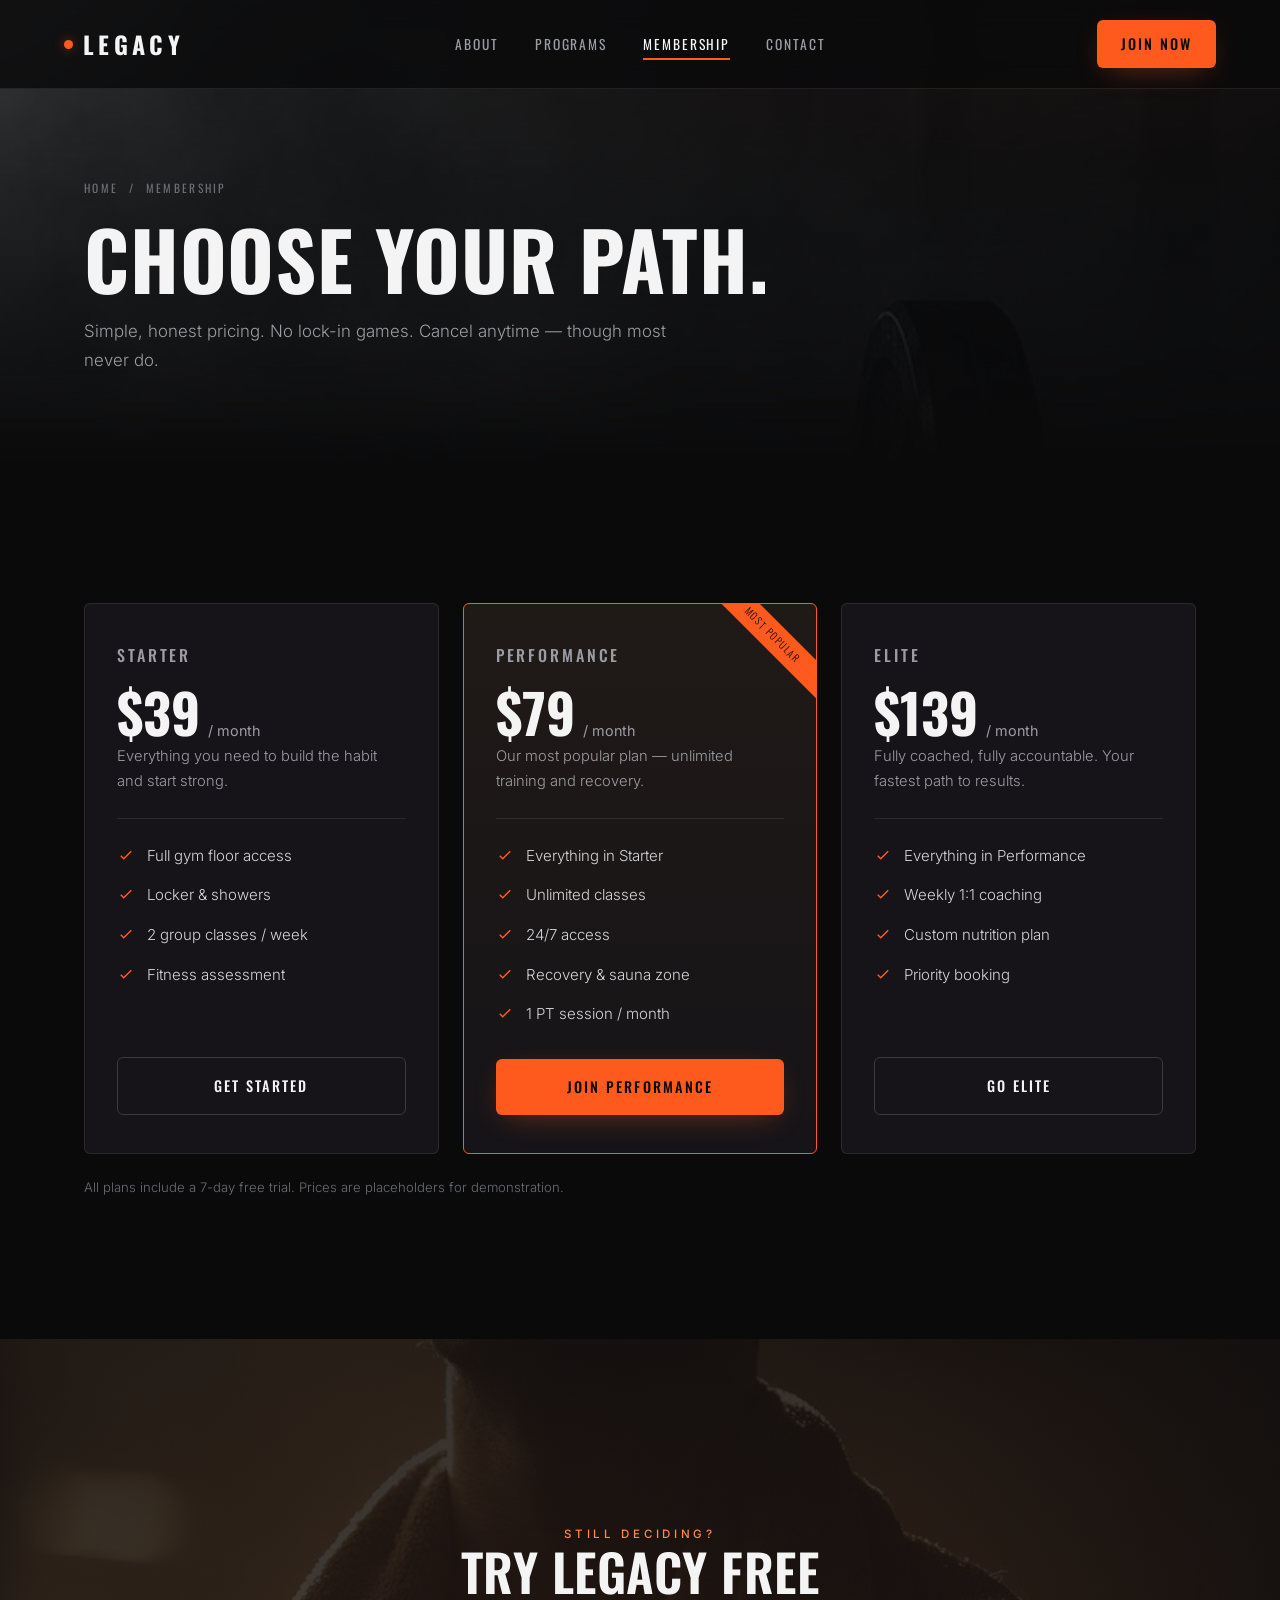
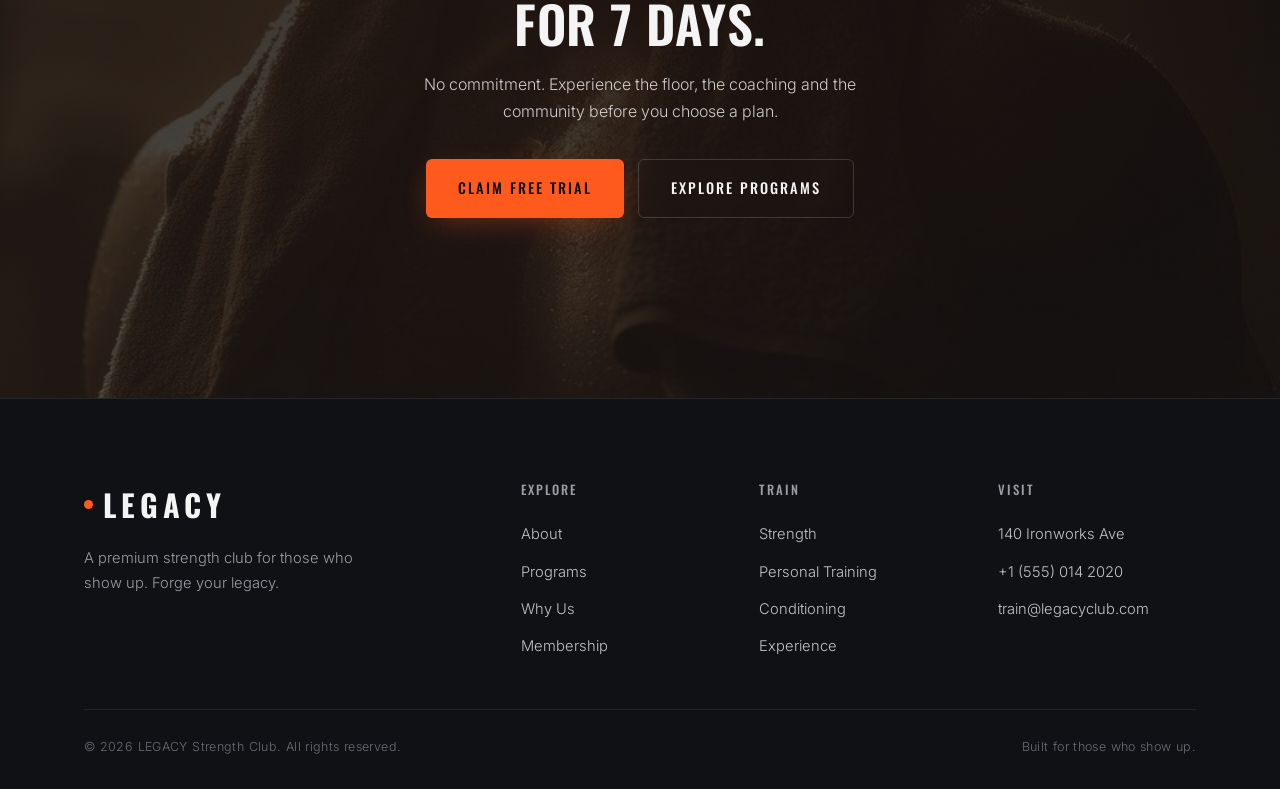
<file: membership.html>
<!DOCTYPE html>
<html lang="en">
<head>
<meta charset="UTF-8">
<meta name="viewport" content="width=device-width, initial-scale=1.0">
<title>Membership — LEGACY Strength Club</title>
<meta name="description" content="Simple, honest membership plans at LEGACY — Starter, Performance and Elite. All plans include a 7-day free trial. Cancel anytime.">
<link rel="preconnect" href="https://fonts.googleapis.com">
<link rel="preconnect" href="https://fonts.gstatic.com" crossorigin>
<link href="https://fonts.googleapis.com/css2?family=Oswald:wght@300;400;500;600;700&family=Inter:wght@300;400;500&display=swap" rel="stylesheet">
<link rel="stylesheet" href="assets/css/style.css">
<link rel="icon" href="data:image/svg+xml,%3Csvg xmlns='http://www.w3.org/2000/svg' viewBox='0 0 32 32'%3E%3Crect width='32' height='32' fill='%230a0a0b'/%3E%3Ccircle cx='16' cy='16' r='5' fill='%23ff5a1e'/%3E%3C/svg%3E">
</head>
<body>

<!-- ===================== NAV ===================== -->
<nav class="nav nav--solid">
  <a class="nav__brand" href="index.html"><span class="dot"></span>LEGACY</a>
  <ul class="nav__links">
    <li><a href="about.html">About</a></li>
    <li><a href="programs.html">Programs</a></li>
    <li><a href="membership.html" class="is-active">Membership</a></li>
    <li><a href="contact.html">Contact</a></li>
  </ul>
  <a href="contact.html" class="btn btn--ember nav__cta" style="--pad:12px 24px">Join Now</a>
  <button class="nav__toggle" aria-label="Open menu" aria-expanded="false"><span></span><span></span><span></span></button>
</nav>
<div class="mobile-menu">
  <a href="about.html"><span>About</span><span class="n">01</span></a>
  <a href="programs.html"><span>Programs</span><span class="n">02</span></a>
  <a href="membership.html"><span>Membership</span><span class="n">03</span></a>
  <a href="contact.html"><span>Contact</span><span class="n">04</span></a>
  <div class="mobile-menu__cta"><a href="contact.html" class="btn btn--ember btn--block">Book Free Trial</a></div>
</div>

<!-- ===================== PAGE HEAD ===================== -->
<section class="pagehead">
  <div class="pagehead__media"><img src="assets/img/fog-barbell.jpg" alt="" aria-hidden="true"></div>
  <div class="container">
    <div class="pagehead__crumb reveal"><a href="index.html">Home</a> &nbsp;/&nbsp; Membership</div>
    <h1 class="h-xl reveal">Choose your path.</h1>
    <p class="reveal d1">Simple, honest pricing. No lock-in games. Cancel anytime — though most never do.</p>
  </div>
</section>

<!-- ===================== PLANS ===================== -->
<section class="section">
  <div class="container">
    <div class="plans">
      <div class="plan reveal">
        <div class="plan__name">Starter</div>
        <div class="plan__price">$39<small>/ month</small></div>
        <p class="plan__desc">Everything you need to build the habit and start strong.</p>
        <ul class="plan__feats">
          <li><svg viewBox="0 0 24 24"><path d="M5 13l4 4L19 7"/></svg>Full gym floor access</li>
          <li><svg viewBox="0 0 24 24"><path d="M5 13l4 4L19 7"/></svg>Locker &amp; showers</li>
          <li><svg viewBox="0 0 24 24"><path d="M5 13l4 4L19 7"/></svg>2 group classes / week</li>
          <li><svg viewBox="0 0 24 24"><path d="M5 13l4 4L19 7"/></svg>Fitness assessment</li>
        </ul>
        <a href="contact.html" class="btn btn--ghost btn--block">Get Started</a>
      </div>

      <div class="plan plan--featured reveal d1">
        <div class="plan__name">Performance</div>
        <div class="plan__price">$79<small>/ month</small></div>
        <p class="plan__desc">Our most popular plan — unlimited training and recovery.</p>
        <ul class="plan__feats">
          <li><svg viewBox="0 0 24 24"><path d="M5 13l4 4L19 7"/></svg>Everything in Starter</li>
          <li><svg viewBox="0 0 24 24"><path d="M5 13l4 4L19 7"/></svg>Unlimited classes</li>
          <li><svg viewBox="0 0 24 24"><path d="M5 13l4 4L19 7"/></svg>24/7 access</li>
          <li><svg viewBox="0 0 24 24"><path d="M5 13l4 4L19 7"/></svg>Recovery &amp; sauna zone</li>
          <li><svg viewBox="0 0 24 24"><path d="M5 13l4 4L19 7"/></svg>1 PT session / month</li>
        </ul>
        <a href="contact.html" class="btn btn--ember btn--block">Join Performance</a>
      </div>

      <div class="plan reveal d2">
        <div class="plan__name">Elite</div>
        <div class="plan__price">$139<small>/ month</small></div>
        <p class="plan__desc">Fully coached, fully accountable. Your fastest path to results.</p>
        <ul class="plan__feats">
          <li><svg viewBox="0 0 24 24"><path d="M5 13l4 4L19 7"/></svg>Everything in Performance</li>
          <li><svg viewBox="0 0 24 24"><path d="M5 13l4 4L19 7"/></svg>Weekly 1:1 coaching</li>
          <li><svg viewBox="0 0 24 24"><path d="M5 13l4 4L19 7"/></svg>Custom nutrition plan</li>
          <li><svg viewBox="0 0 24 24"><path d="M5 13l4 4L19 7"/></svg>Priority booking</li>
        </ul>
        <a href="contact.html" class="btn btn--ghost btn--block">Go Elite</a>
      </div>
    </div>
    <p class="plan__note">All plans include a 7-day free trial. Prices are placeholders for demonstration.</p>
  </div>
</section>

<!-- ===================== CTA ===================== -->
<section class="cta">
  <div class="cta__media"><img src="assets/img/portrait.jpg" alt="" aria-hidden="true" loading="lazy"></div>
  <div class="container cta__inner reveal">
    <span class="eyebrow center">Still Deciding?</span>
    <h2 class="h-lg">Try LEGACY free for 7 days.</h2>
    <p>No commitment. Experience the floor, the coaching and the community before you choose a plan.</p>
    <div class="cta__actions">
      <a href="contact.html" class="btn btn--ember">Claim Free Trial</a>
      <a href="programs.html" class="btn btn--ghost">Explore Programs</a>
    </div>
  </div>
</section>

<!-- ===================== FOOTER ===================== -->
<footer class="footer">
  <div class="container">
    <div class="footer__top">
      <div class="footer__brand">
        <div class="b"><span class="dot"></span>LEGACY</div>
        <p>A premium strength club for those who show up. Forge your legacy.</p>
      </div>
      <div class="footer__col"><h5>Explore</h5><a href="about.html">About</a><a href="programs.html">Programs</a><a href="index.html#why">Why Us</a><a href="membership.html">Membership</a></div>
      <div class="footer__col"><h5>Train</h5><a href="programs.html">Strength</a><a href="programs.html">Personal Training</a><a href="programs.html">Conditioning</a><a href="index.html#experience">Experience</a></div>
      <div class="footer__col"><h5>Visit</h5><a href="contact.html">140 Ironworks Ave</a><a href="tel:+15550142020">+1 (555) 014 2020</a><a href="mailto:train@legacyclub.com">train@legacyclub.com</a></div>
    </div>
    <div class="footer__bottom">
      <p>© <span data-year>2026</span> LEGACY Strength Club. All rights reserved.</p>
      <p>Built for those who show up.</p>
    </div>
  </div>
</footer>

<script src="assets/js/main.js"></script>
</body>
</html>
</file>
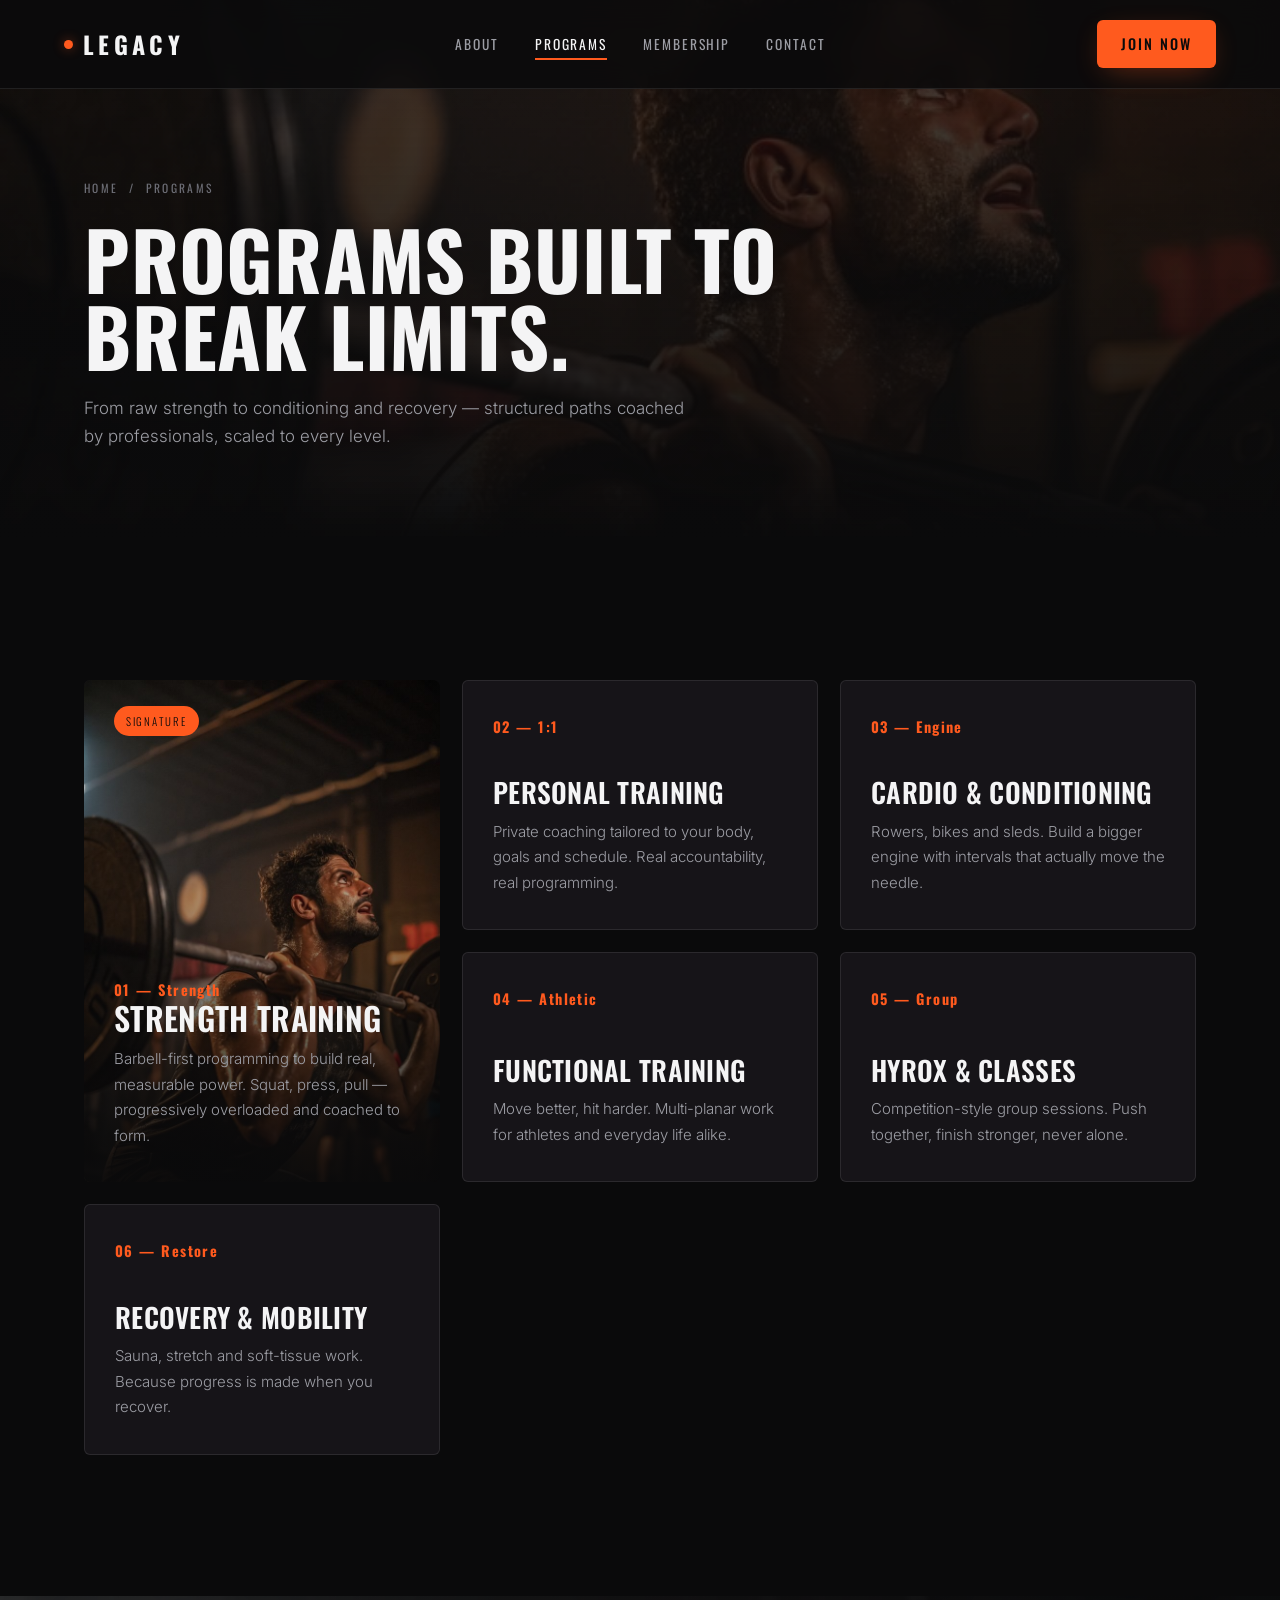
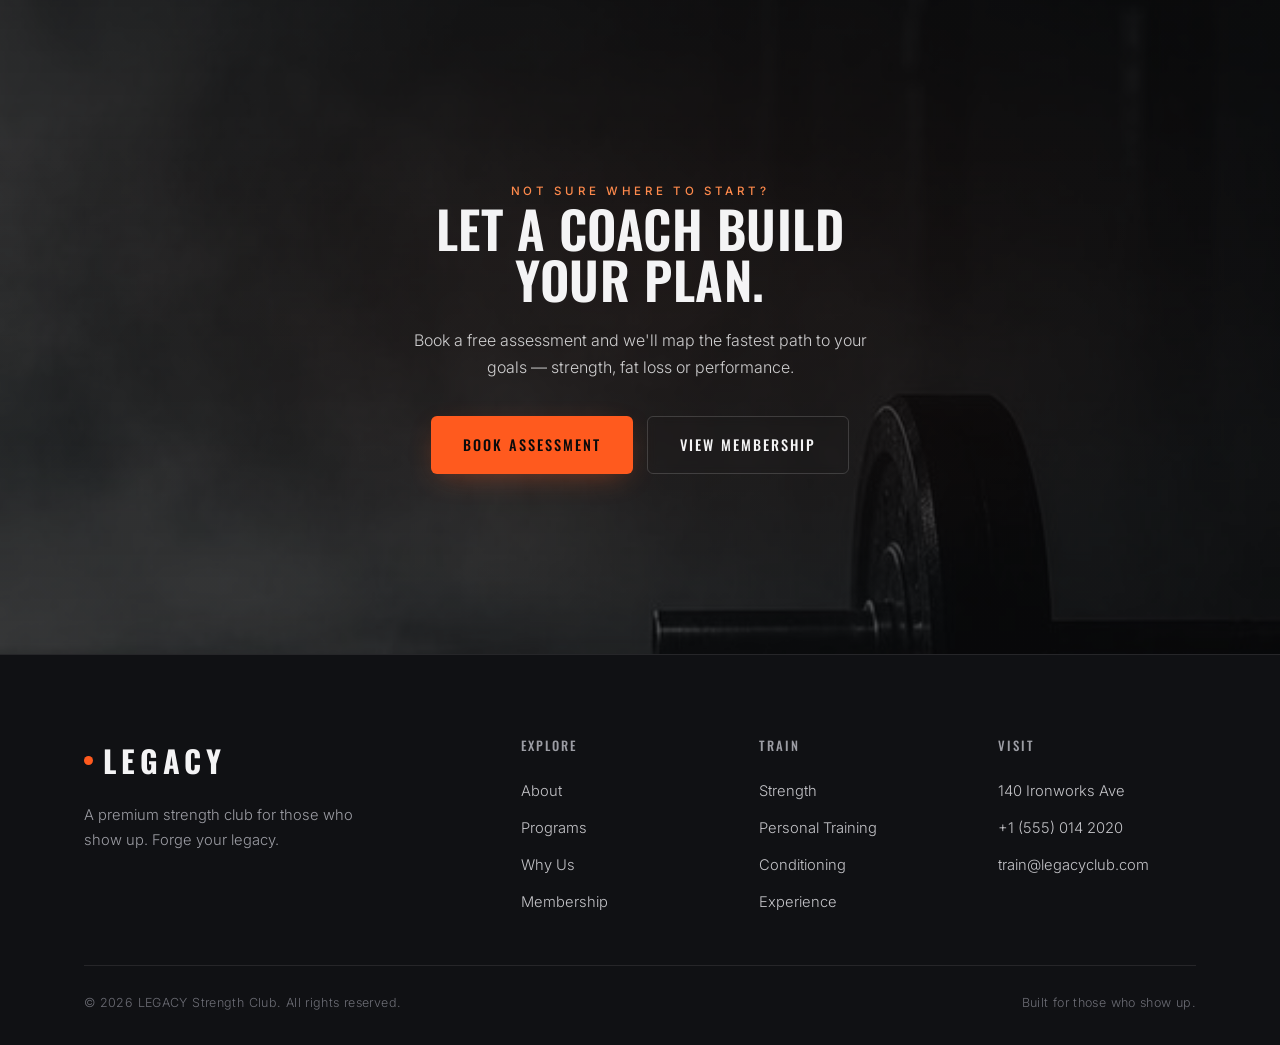
<file: programs.html>
<!DOCTYPE html>
<html lang="en">
<head>
<meta charset="UTF-8">
<meta name="viewport" content="width=device-width, initial-scale=1.0">
<title>Programs — LEGACY Strength Club</title>
<meta name="description" content="Strength, personal training, conditioning, functional training, Hyrox and recovery — structured programs coached by professionals at LEGACY.">
<link rel="preconnect" href="https://fonts.googleapis.com">
<link rel="preconnect" href="https://fonts.gstatic.com" crossorigin>
<link href="https://fonts.googleapis.com/css2?family=Oswald:wght@300;400;500;600;700&family=Inter:wght@300;400;500&display=swap" rel="stylesheet">
<link rel="stylesheet" href="assets/css/style.css">
<link rel="icon" href="data:image/svg+xml,%3Csvg xmlns='http://www.w3.org/2000/svg' viewBox='0 0 32 32'%3E%3Crect width='32' height='32' fill='%230a0a0b'/%3E%3Ccircle cx='16' cy='16' r='5' fill='%23ff5a1e'/%3E%3C/svg%3E">
</head>
<body>

<!-- ===================== NAV ===================== -->
<nav class="nav nav--solid">
  <a class="nav__brand" href="index.html"><span class="dot"></span>LEGACY</a>
  <ul class="nav__links">
    <li><a href="about.html">About</a></li>
    <li><a href="programs.html" class="is-active">Programs</a></li>
    <li><a href="membership.html">Membership</a></li>
    <li><a href="contact.html">Contact</a></li>
  </ul>
  <a href="contact.html" class="btn btn--ember nav__cta" style="--pad:12px 24px">Join Now</a>
  <button class="nav__toggle" aria-label="Open menu" aria-expanded="false"><span></span><span></span><span></span></button>
</nav>
<div class="mobile-menu">
  <a href="about.html"><span>About</span><span class="n">01</span></a>
  <a href="programs.html"><span>Programs</span><span class="n">02</span></a>
  <a href="membership.html"><span>Membership</span><span class="n">03</span></a>
  <a href="contact.html"><span>Contact</span><span class="n">04</span></a>
  <div class="mobile-menu__cta"><a href="contact.html" class="btn btn--ember btn--block">Book Free Trial</a></div>
</div>

<!-- ===================== PAGE HEAD ===================== -->
<section class="pagehead">
  <div class="pagehead__media"><img src="assets/img/program.jpg" alt="" aria-hidden="true"></div>
  <div class="container">
    <div class="pagehead__crumb reveal"><a href="index.html">Home</a> &nbsp;/&nbsp; Programs</div>
    <h1 class="h-xl reveal">Programs built to break limits.</h1>
    <p class="reveal d1">From raw strength to conditioning and recovery — structured paths coached by professionals, scaled to every level.</p>
  </div>
</section>

<!-- ===================== PROGRAMS GRID ===================== -->
<section class="section">
  <div class="container">
    <div class="prog-grid">
      <article class="prog prog--feature reveal">
        <span class="prog__tag">Signature</span>
        <div class="prog__img"><img src="assets/img/program.jpg" alt="Athlete performing a barbell lift" loading="lazy" width="736" height="1104"></div>
        <div class="prog__inner">
          <div class="prog__no">01 — Strength</div>
          <h3>Strength Training</h3>
          <p>Barbell-first programming to build real, measurable power. Squat, press, pull — progressively overloaded and coached to form.</p>
        </div>
      </article>

      <article class="prog reveal d1">
        <span class="prog__glow"></span>
        <div class="prog__no">02 — 1:1</div>
        <div><h3>Personal Training</h3><p>Private coaching tailored to your body, goals and schedule. Real accountability, real programming.</p></div>
      </article>

      <article class="prog reveal d2">
        <span class="prog__glow"></span>
        <div class="prog__no">03 — Engine</div>
        <div><h3>Cardio &amp; Conditioning</h3><p>Rowers, bikes and sleds. Build a bigger engine with intervals that actually move the needle.</p></div>
      </article>

      <article class="prog reveal d1">
        <span class="prog__glow"></span>
        <div class="prog__no">04 — Athletic</div>
        <div><h3>Functional Training</h3><p>Move better, hit harder. Multi-planar work for athletes and everyday life alike.</p></div>
      </article>

      <article class="prog reveal d2">
        <span class="prog__glow"></span>
        <div class="prog__no">05 — Group</div>
        <div><h3>Hyrox &amp; Classes</h3><p>Competition-style group sessions. Push together, finish stronger, never alone.</p></div>
      </article>

      <article class="prog reveal d3">
        <span class="prog__glow"></span>
        <div class="prog__no">06 — Restore</div>
        <div><h3>Recovery &amp; Mobility</h3><p>Sauna, stretch and soft-tissue work. Because progress is made when you recover.</p></div>
      </article>
    </div>
  </div>
</section>

<!-- ===================== CTA ===================== -->
<section class="cta">
  <div class="cta__media"><img src="assets/img/fog-barbell.jpg" alt="" aria-hidden="true" loading="lazy"></div>
  <div class="container cta__inner reveal">
    <span class="eyebrow center">Not Sure Where To Start?</span>
    <h2 class="h-lg">Let a coach build your plan.</h2>
    <p>Book a free assessment and we'll map the fastest path to your goals — strength, fat loss or performance.</p>
    <div class="cta__actions">
      <a href="contact.html" class="btn btn--ember">Book Assessment</a>
      <a href="membership.html" class="btn btn--ghost">View Membership</a>
    </div>
  </div>
</section>

<!-- ===================== FOOTER ===================== -->
<footer class="footer">
  <div class="container">
    <div class="footer__top">
      <div class="footer__brand">
        <div class="b"><span class="dot"></span>LEGACY</div>
        <p>A premium strength club for those who show up. Forge your legacy.</p>
      </div>
      <div class="footer__col"><h5>Explore</h5><a href="about.html">About</a><a href="programs.html">Programs</a><a href="index.html#why">Why Us</a><a href="membership.html">Membership</a></div>
      <div class="footer__col"><h5>Train</h5><a href="programs.html">Strength</a><a href="programs.html">Personal Training</a><a href="programs.html">Conditioning</a><a href="index.html#experience">Experience</a></div>
      <div class="footer__col"><h5>Visit</h5><a href="contact.html">140 Ironworks Ave</a><a href="tel:+15550142020">+1 (555) 014 2020</a><a href="mailto:train@legacyclub.com">train@legacyclub.com</a></div>
    </div>
    <div class="footer__bottom">
      <p>© <span data-year>2026</span> LEGACY Strength Club. All rights reserved.</p>
      <p>Built for those who show up.</p>
    </div>
  </div>
</footer>

<script src="assets/js/main.js"></script>
</body>
</html>
</file>
<file: assets/css/style.css>
/* ============================================================
   LEGACY — Strength Club
   Dark · cinematic · athletic · premium
   ============================================================ */

:root{
  --bg:#0a0a0b;
  --bg-2:#101114;
  --surface:#161418;
  --surface-2:#1d1b20;
  --char:#111214;
  --line:rgba(255,255,255,.09);
  --line-2:rgba(255,255,255,.16);
  --text:#f4f4f5;
  --muted:#9c9da4;
  --muted-2:#6c6d75;
  --ember:#ff5a1e;
  --ember-2:#ff8a4c;
  --ember-soft:rgba(255,90,30,.14);
  --ember-glow:rgba(255,90,30,.45);

  --display:"Oswald", "Arial Narrow", sans-serif;
  --body:"Inter", -apple-system, BlinkMacSystemFont, "Segoe UI", Roboto, sans-serif;

  --maxw:1240px;
  --gutter:clamp(20px,5vw,72px);
  --radius:6px;
  --ease:cubic-bezier(.19,1,.22,1);
  --ease-2:cubic-bezier(.4,0,.2,1);
}

*,*::before,*::after{box-sizing:border-box;margin:0;padding:0}
html{-webkit-text-size-adjust:100%;scroll-behavior:smooth;scroll-padding-top:76px;overflow-x:hidden}
body{
  font-family:var(--body);
  background:var(--bg);
  color:var(--text);
  font-weight:300;
  line-height:1.7;
  font-size:16px;
  overflow-x:hidden;
  -webkit-font-smoothing:antialiased;
  text-rendering:optimizeLegibility;
}
img,video{display:block;max-width:100%}
a{color:inherit;text-decoration:none}
ul{list-style:none}
button{font-family:inherit;color:inherit;background:none;border:none;cursor:pointer}
input,textarea,select{font-family:inherit;font-size:16px}
::selection{background:var(--ember);color:#fff}

/* ---------- Typography ---------- */
h1,h2,h3,h4{font-family:var(--display);font-weight:600;line-height:1;text-transform:uppercase;letter-spacing:.01em}
.display{font-weight:700;letter-spacing:.005em}
.h-hero{font-size:clamp(3.2rem,12vw,8.5rem);line-height:.92;font-weight:700}
.h-xl{font-size:clamp(2.4rem,6.5vw,5rem);line-height:.96;font-weight:700}
.h-lg{font-size:clamp(1.9rem,4.5vw,3.2rem)}
.h-md{font-size:clamp(1.4rem,3vw,2rem)}
p{max-width:60ch}

.eyebrow{
  display:inline-flex;align-items:center;gap:12px;
  font-family:var(--body);font-weight:500;font-size:.72rem;
  letter-spacing:.32em;text-transform:uppercase;color:var(--ember-2);
}
.eyebrow::before{content:"";width:28px;height:1px;background:var(--ember);display:inline-block}
.eyebrow.center::before{display:none}
.ember{color:var(--ember)}
.muted{color:var(--muted)}
.stroke-text{color:transparent;-webkit-text-stroke:1.3px rgba(255,255,255,.28)}

/* ---------- Layout ---------- */
.container{width:100%;max-width:var(--maxw);margin-inline:auto;padding-inline:var(--gutter)}
.section{padding-block:clamp(72px,11vw,150px);position:relative}
.section--tight{padding-block:clamp(52px,7vw,90px)}
.section-head{max-width:720px;margin-bottom:clamp(38px,5vw,64px)}
.section-head.center{margin-inline:auto;text-align:center}
.section-head .eyebrow{margin-bottom:20px}
.section-head h2{margin-bottom:0}
.section-head p{color:var(--muted);margin-top:20px;font-size:1.05rem}
.section-head.center p{margin-inline:auto}
.bg-2{background:var(--bg-2)}
.divider{height:1px;background:linear-gradient(90deg,transparent,var(--line-2),transparent)}

/* ---------- Buttons ---------- */
.btn{
  --pad:16px 32px;
  display:inline-flex;align-items:center;justify-content:center;gap:.7em;
  font-family:var(--display);font-weight:500;font-size:.9rem;
  letter-spacing:.14em;text-transform:uppercase;
  padding:var(--pad);border-radius:var(--radius);
  transition:transform .4s var(--ease),background .35s,color .35s,box-shadow .35s,border-color .35s;
  white-space:nowrap;position:relative;overflow:hidden;
}
.btn:active{transform:scale(.97)}
.btn--ember{background:var(--ember);color:#0a0a0b;box-shadow:0 8px 30px -10px var(--ember-glow)}
.btn--ember:hover{background:var(--ember-2);box-shadow:0 12px 40px -8px var(--ember-glow);transform:translateY(-2px)}
.btn--ghost{border:1px solid var(--line-2);color:var(--text);backdrop-filter:blur(4px)}
.btn--ghost:hover{border-color:var(--text);background:rgba(255,255,255,.06);transform:translateY(-2px)}
.btn--light{background:var(--text);color:#0a0a0b}
.btn--light:hover{background:#fff;transform:translateY(-2px)}
.btn--block{width:100%}

.link-arrow{
  display:inline-flex;align-items:center;gap:.55em;font-family:var(--display);
  font-weight:500;font-size:.82rem;letter-spacing:.16em;text-transform:uppercase;color:var(--text);
  padding-bottom:5px;border-bottom:1px solid var(--line-2);transition:.4s var(--ease);width:fit-content;
}
.link-arrow:hover{color:var(--ember);border-color:var(--ember);gap:.95em}

/* ============================================================
   NAV
   ============================================================ */
.nav{
  position:fixed;inset:0 0 auto 0;z-index:100;
  display:flex;align-items:center;justify-content:space-between;
  padding:20px var(--gutter);
  transition:background .5s var(--ease),padding .5s var(--ease),border-color .5s;
  border-bottom:1px solid transparent;
}
.nav.is-solid{background:rgba(10,10,11,.82);backdrop-filter:blur(14px);border-bottom-color:var(--line);padding-top:14px;padding-bottom:14px}
/* interior pages: nav is solid from the top */
.nav--solid{background:rgba(10,10,11,.82);backdrop-filter:blur(14px);border-bottom-color:var(--line)}
.nav__brand{font-family:var(--display);font-weight:700;font-size:1.5rem;letter-spacing:.18em;line-height:1;display:flex;align-items:center;gap:10px}
.nav__brand .dot{width:9px;height:9px;background:var(--ember);border-radius:50%;box-shadow:0 0 12px var(--ember-glow);flex:none}
.nav__links{display:none;align-items:center;gap:36px}
.nav__links a{font-family:var(--display);font-weight:400;font-size:.85rem;letter-spacing:.14em;text-transform:uppercase;color:var(--muted);position:relative;padding:6px 0;transition:color .3s}
.nav__links a::after{content:"";position:absolute;left:0;bottom:0;width:0;height:1.5px;background:var(--ember);transition:width .35s var(--ease)}
.nav__links a:hover,.nav__links a.is-active{color:var(--text)}
.nav__links a:hover::after,.nav__links a.is-active::after{width:100%}
.nav__cta{display:none}

.nav__toggle{display:flex;flex-direction:column;gap:5px;width:28px;height:20px;justify-content:center;z-index:120}
.nav__toggle span{height:2px;width:100%;background:var(--text);border-radius:2px;transition:transform .4s var(--ease),opacity .3s}
body.menu-open .nav__toggle span:nth-child(1){transform:translateY(7px) rotate(45deg)}
body.menu-open .nav__toggle span:nth-child(2){opacity:0}
body.menu-open .nav__toggle span:nth-child(3){transform:translateY(-7px) rotate(-45deg)}

.mobile-menu{
  position:fixed;inset:0;z-index:110;background:var(--bg);
  display:flex;flex-direction:column;justify-content:center;padding:var(--gutter);
  transform:translateX(100%);transition:transform .5s var(--ease);visibility:hidden;
}
body.menu-open .mobile-menu{transform:none;visibility:visible}
.mobile-menu a{
  font-family:var(--display);font-weight:600;font-size:2.4rem;text-transform:uppercase;letter-spacing:.02em;
  color:var(--text);padding:12px 0;border-bottom:1px solid var(--line);display:flex;justify-content:space-between;align-items:center;
  opacity:0;transform:translateX(30px);transition:opacity .5s var(--ease),transform .5s var(--ease),color .3s;
}
body.menu-open .mobile-menu a{opacity:1;transform:none}
.mobile-menu a:hover{color:var(--ember)}
.mobile-menu a .n{font-family:var(--body);font-size:.7rem;letter-spacing:.2em;color:var(--ember)}
body.menu-open .mobile-menu a:nth-child(1){transition-delay:.1s}
body.menu-open .mobile-menu a:nth-child(2){transition-delay:.16s}
body.menu-open .mobile-menu a:nth-child(3){transition-delay:.22s}
body.menu-open .mobile-menu a:nth-child(4){transition-delay:.28s}
body.menu-open .mobile-menu a:nth-child(5){transition-delay:.34s}
.mobile-menu__cta{margin-top:36px;opacity:0;transition:opacity .5s .4s}
body.menu-open .mobile-menu__cta{opacity:1}

/* ============================================================
   HERO
   ============================================================ */
.hero{position:relative;min-height:100svh;display:flex;align-items:flex-end;overflow:hidden}
.hero__media{position:absolute;inset:0;z-index:0}
.hero__media picture,.hero__media img,.hero__media video{position:absolute;inset:0;width:100%;height:100%;object-fit:cover}
.hero__media video{z-index:1}
.hero::after{
  content:"";position:absolute;inset:0;z-index:1;
  background:
    linear-gradient(180deg,rgba(10,10,11,.55) 0%,rgba(10,10,11,.15) 30%,rgba(10,10,11,.75) 78%,var(--bg) 100%),
    radial-gradient(120% 80% at 80% 20%,rgba(255,90,30,.10),transparent 60%);
}
.hero__inner{position:relative;z-index:3;width:100%;max-width:var(--maxw);margin-inline:auto;padding:0 var(--gutter) clamp(48px,8vh,90px)}
.hero__inner .eyebrow{margin-bottom:22px;color:var(--ember-2)}
.hero h1{max-width:15ch}
.hero h1 .line{display:block;overflow:hidden}
.hero h1 .line span{display:block;transform:translateY(100%);animation:heroline 1s var(--ease) forwards}
.hero h1 .line:nth-child(2) span{animation-delay:.12s}
.hero h1 .line:nth-child(3) span{animation-delay:.24s}
@keyframes heroline{to{transform:none}}
.hero__sub{color:rgba(244,244,245,.86);font-size:clamp(1rem,2vw,1.18rem);max-width:52ch;margin-top:26px;font-weight:300;opacity:0;animation:fadeup 1s var(--ease) .5s forwards}
.hero__actions{display:flex;flex-wrap:wrap;gap:14px;margin-top:36px;opacity:0;animation:fadeup 1s var(--ease) .68s forwards}
@keyframes fadeup{from{opacity:0;transform:translateY(24px)}to{opacity:1;transform:none}}
.hero__stats{display:flex;flex-wrap:wrap;gap:clamp(24px,5vw,60px);margin-top:clamp(38px,6vh,64px);padding-top:30px;border-top:1px solid var(--line);opacity:0;animation:fadeup 1s var(--ease) .85s forwards}
.hero__stats .s b{font-family:var(--display);font-weight:700;font-size:clamp(1.8rem,4vw,2.6rem);display:block;line-height:1}
.hero__stats .s span{font-size:.72rem;letter-spacing:.18em;text-transform:uppercase;color:var(--muted);margin-top:6px;display:block}
.hero__scroll{position:absolute;left:50%;bottom:22px;transform:translateX(-50%);z-index:3;display:flex;flex-direction:column;align-items:center;gap:9px;color:var(--muted);font-size:.6rem;letter-spacing:.3em;text-transform:uppercase}
.hero__scroll .bar{width:1px;height:42px;background:linear-gradient(var(--ember),transparent);animation:scrolldn 2.2s var(--ease) infinite}
@keyframes scrolldn{0%{transform:scaleY(0);transform-origin:top}45%{transform:scaleY(1);transform-origin:top}55%{transform:scaleY(1);transform-origin:bottom}100%{transform:scaleY(0);transform-origin:bottom}}

/* ============================================================
   PAGE HEADER (interior pages) — same cinematic language as hero
   ============================================================ */
.pagehead{position:relative;overflow:hidden;isolation:isolate;padding-top:calc(76px + clamp(48px,8vw,104px));padding-bottom:clamp(40px,7vw,88px)}
.pagehead__media{position:absolute;inset:0;z-index:-2}
.pagehead__media img{width:100%;height:100%;object-fit:cover}
.pagehead::after{content:"";position:absolute;inset:0;z-index:-1;
  background:linear-gradient(180deg,rgba(10,10,11,.74),rgba(10,10,11,.9) 72%,var(--bg)),
  radial-gradient(120% 80% at 82% 8%,rgba(255,90,30,.14),transparent 58%)}
.pagehead .eyebrow{margin-bottom:20px}
.pagehead h1{max-width:16ch}
.pagehead p{color:var(--muted);margin-top:20px;font-size:1.06rem;max-width:60ch}
.pagehead__crumb{font-family:var(--display);font-weight:400;font-size:.72rem;letter-spacing:.2em;text-transform:uppercase;color:var(--muted-2);margin-bottom:22px}
.pagehead__crumb a:hover{color:var(--ember)}

/* ============================================================
   MARQUEE
   ============================================================ */
.marquee{background:var(--ember);color:#0a0a0b;padding:16px 0;overflow:hidden;white-space:nowrap;border-block:1px solid rgba(0,0,0,.15)}
.marquee__track{display:inline-flex;gap:0;animation:marq 26s linear infinite;will-change:transform}
.marquee:hover .marquee__track{animation-play-state:paused}
.marquee span{font-family:var(--display);font-weight:700;font-size:1.05rem;letter-spacing:.14em;text-transform:uppercase;padding:0 26px;display:inline-flex;align-items:center;gap:26px}
.marquee span::after{content:"◆";font-size:.6rem;opacity:.7}
@keyframes marq{to{transform:translateX(-50%)}}

/* ============================================================
   ABOUT
   ============================================================ */
.split{display:grid;grid-template-columns:1fr;gap:clamp(34px,5vw,68px);align-items:center}
.about__media{position:relative;border-radius:var(--radius);overflow:hidden;aspect-ratio:16/11}
.about__media .pWrap{position:absolute;inset:-8% 0;}
.about__media img{width:100%;height:100%;object-fit:cover;will-change:transform}
.about__media .frame-tag{position:absolute;left:18px;bottom:18px;z-index:2;font-family:var(--display);font-weight:500;letter-spacing:.2em;text-transform:uppercase;font-size:.72rem;color:var(--text);background:rgba(10,10,11,.6);backdrop-filter:blur(6px);padding:9px 16px;border:1px solid var(--line);border-radius:100px}
.about__body h2{margin-bottom:24px}
.about__body p{color:var(--muted);margin-bottom:18px}
.about__body p .lead{color:var(--text)}
.stat-row{display:grid;grid-template-columns:repeat(2,1fr);gap:1px;background:var(--line);border:1px solid var(--line);border-radius:var(--radius);overflow:hidden;margin-top:34px}
.stat-row .st{background:var(--bg-2);padding:26px 22px}
.stat-row .st b{font-family:var(--display);font-weight:700;font-size:clamp(2rem,4.5vw,2.8rem);line-height:1;display:block}
.stat-row .st span{font-size:.68rem;letter-spacing:.16em;text-transform:uppercase;color:var(--muted);margin-top:8px;display:block}

/* ============================================================
   PROGRAMS
   ============================================================ */
.prog-grid{display:grid;grid-template-columns:1fr;gap:clamp(16px,2vw,22px)}
.prog{
  position:relative;border:1px solid var(--line);border-radius:var(--radius);
  background:var(--surface);padding:34px 30px;min-height:230px;
  display:flex;flex-direction:column;justify-content:space-between;gap:40px;overflow:hidden;
  transition:transform .5s var(--ease),border-color .5s,background .5s;
}
.prog:hover{transform:translateY(-6px);border-color:var(--line-2);background:var(--surface-2)}
.prog__no{font-family:var(--display);font-weight:700;font-size:.9rem;letter-spacing:.1em;color:var(--ember)}
.prog h3{font-size:1.7rem;margin-bottom:12px}
.prog p{color:var(--muted);font-size:.94rem;max-width:34ch}
.prog__glow{position:absolute;right:-40px;top:-40px;width:150px;height:150px;background:radial-gradient(circle,var(--ember-soft),transparent 70%);opacity:0;transition:opacity .5s}
.prog:hover .prog__glow{opacity:1}
.prog--feature{grid-row:span 2;justify-content:flex-end;min-height:360px;padding:0;border:none}
.prog--feature .prog__img{position:absolute;inset:0;z-index:0}
.prog--feature .prog__img img{width:100%;height:100%;object-fit:cover;transition:transform .8s var(--ease)}
.prog--feature:hover .prog__img img{transform:scale(1.06)}
.prog--feature::after{content:"";position:absolute;inset:0;z-index:1;background:linear-gradient(180deg,rgba(10,10,11,.1),rgba(10,10,11,.35) 45%,rgba(10,10,11,.94))}
.prog--feature .prog__inner{position:relative;z-index:2;padding:34px 30px}
.prog--feature h3{font-size:2rem}
.prog__tag{position:absolute;top:26px;left:30px;z-index:2;font-family:var(--display);font-size:.68rem;letter-spacing:.16em;text-transform:uppercase;color:#0a0a0b;background:var(--ember);padding:6px 12px;border-radius:100px}

/* ============================================================
   WHY US
   ============================================================ */
.why-grid{display:grid;grid-template-columns:1fr;gap:0}
.why{display:grid;grid-template-columns:auto 1fr;gap:24px;align-items:start;padding:32px 0;border-top:1px solid var(--line);transition:padding-left .4s var(--ease)}
.why:last-child{border-bottom:1px solid var(--line)}
.why:hover{padding-left:12px}
.why__no{font-family:var(--display);font-weight:700;font-size:1.05rem;color:var(--muted-2);padding-top:4px;transition:color .4s}
.why:hover .why__no{color:var(--ember)}
.why h3{font-size:1.5rem;margin-bottom:8px}
.why p{color:var(--muted);font-size:.96rem;max-width:52ch}
.why-visual{position:relative;border-radius:var(--radius);overflow:hidden;aspect-ratio:4/5;min-height:100%}
.why-visual img{width:100%;height:100%;object-fit:cover;will-change:transform}
.why-visual::after{content:"";position:absolute;inset:0;background:linear-gradient(180deg,transparent 40%,rgba(10,10,11,.6))}
.why-visual .badge{position:absolute;left:20px;bottom:20px;z-index:2}
.why-visual .badge b{font-family:var(--display);font-weight:700;font-size:2.4rem;line-height:1;display:block}
.why-visual .badge span{font-size:.72rem;letter-spacing:.16em;text-transform:uppercase;color:var(--muted)}

/* ============================================================
   EXPERIENCE BAND (video)
   ============================================================ */
.band{position:relative;overflow:hidden;isolation:isolate}
.band__media{position:absolute;inset:0;z-index:-2}
.band__media img,.band__media video{position:absolute;inset:0;width:100%;height:100%;object-fit:cover}
.band__media video{z-index:1}
.band::after{content:"";position:absolute;inset:0;z-index:-1;background:linear-gradient(180deg,rgba(10,10,11,.7),rgba(10,10,11,.55)),radial-gradient(100% 100% at 50% 50%,transparent,rgba(10,10,11,.55))}
.band__inner{position:relative;text-align:center;padding-block:clamp(100px,20vw,220px)}
.band__inner .eyebrow{margin-bottom:24px}
.band__inner h2{max-width:20ch;margin-inline:auto}
.band__inner p{color:rgba(244,244,245,.82);max-width:50ch;margin:24px auto 36px}
.band__actions{display:flex;flex-wrap:wrap;gap:14px;justify-content:center}

/* ============================================================
   MEMBERSHIP
   ============================================================ */
.plans{display:grid;grid-template-columns:1fr;gap:clamp(16px,2vw,24px);align-items:stretch}
.plan{
  border:1px solid var(--line);border-radius:var(--radius);background:var(--surface);
  padding:38px 32px;display:flex;flex-direction:column;position:relative;overflow:hidden;
  transition:transform .5s var(--ease),border-color .5s;
}
.plan:hover{transform:translateY(-6px);border-color:var(--line-2)}
.plan__name{font-family:var(--display);font-weight:500;font-size:1rem;letter-spacing:.18em;text-transform:uppercase;color:var(--muted)}
.plan__price{font-family:var(--display);font-weight:700;font-size:clamp(2.6rem,6vw,3.4rem);line-height:1;margin:16px 0 4px;display:flex;align-items:baseline;gap:8px}
.plan__price small{font-family:var(--body);font-size:.9rem;font-weight:400;color:var(--muted);letter-spacing:0;text-transform:none}
.plan__desc{color:var(--muted);font-size:.92rem;padding-bottom:24px;margin-bottom:24px;border-bottom:1px solid var(--line)}
.plan__feats{display:flex;flex-direction:column;gap:14px;margin-bottom:32px;flex:1}
.plan__feats li{display:flex;gap:12px;align-items:flex-start;font-size:.94rem;color:#d4d4d8}
.plan__feats svg{width:18px;height:18px;flex:none;margin-top:3px;stroke:var(--ember);fill:none;stroke-width:2}
.plan--featured{background:linear-gradient(180deg,#201a17,#161418);border-color:var(--ember)}
.plan--featured::before{content:"Most Popular";position:absolute;top:18px;right:-34px;transform:rotate(45deg);background:var(--ember);color:#0a0a0b;font-family:var(--display);font-size:.62rem;letter-spacing:.14em;text-transform:uppercase;padding:5px 42px}
.plan__note{text-align:center;color:var(--muted-2);font-size:.82rem;margin-top:22px}

/* ============================================================
   TESTIMONIALS
   ============================================================ */
.tst-grid{display:grid;grid-template-columns:1fr;gap:clamp(16px,2vw,22px)}
.tst{border:1px solid var(--line);border-radius:var(--radius);background:var(--surface);padding:32px 30px;display:flex;flex-direction:column;gap:20px;transition:transform .5s var(--ease),border-color .5s}
.tst:hover{transform:translateY(-5px);border-color:var(--line-2)}
.tst__stars{display:flex;gap:4px;color:var(--ember)}
.tst__stars svg{width:16px;height:16px;fill:currentColor}
.tst p{color:#e4e4e7;font-size:1.02rem;line-height:1.65;font-weight:300}
.tst__who{display:flex;align-items:center;gap:14px;margin-top:auto;padding-top:20px;border-top:1px solid var(--line)}
.tst__ava{width:46px;height:46px;border-radius:50%;object-fit:cover;flex:none;border:1px solid var(--line-2)}
.tst__who b{font-family:var(--display);font-weight:500;letter-spacing:.04em;font-size:1rem;display:block;text-transform:uppercase}
.tst__who span{font-size:.78rem;color:var(--muted);letter-spacing:.05em}

/* ============================================================
   FINAL CTA
   ============================================================ */
.cta{position:relative;overflow:hidden;isolation:isolate}
.cta__media{position:absolute;inset:0;z-index:-2}
.cta__media img{width:100%;height:100%;object-fit:cover}
.cta::after{content:"";position:absolute;inset:0;z-index:-1;background:linear-gradient(180deg,rgba(10,10,11,.82),rgba(10,10,11,.7)),radial-gradient(90% 90% at 50% 40%,rgba(255,90,30,.16),transparent 60%)}
.cta__inner{position:relative;text-align:center;padding-block:clamp(90px,16vw,180px)}
.cta__inner h2{max-width:16ch;margin-inline:auto}
.cta__inner p{color:rgba(244,244,245,.82);max-width:46ch;margin:22px auto 34px}
.cta__actions{display:flex;flex-wrap:wrap;gap:14px;justify-content:center}

/* ============================================================
   CONTACT
   ============================================================ */
.contact-grid{display:grid;grid-template-columns:1fr;gap:clamp(30px,4vw,52px)}
.contact-info{display:grid;gap:2px}
.ci{display:grid;grid-template-columns:auto 1fr;gap:18px;align-items:start;padding:22px 0;border-bottom:1px solid var(--line)}
.ci:first-child{padding-top:0}
.ci__ic{width:40px;height:40px;border:1px solid var(--line-2);border-radius:50%;display:grid;place-items:center;color:var(--ember);flex:none}
.ci__ic svg{width:18px;height:18px;stroke:currentColor;fill:none;stroke-width:1.6}
.ci h4{font-family:var(--body);font-weight:500;font-size:.72rem;letter-spacing:.16em;text-transform:uppercase;color:var(--muted);margin-bottom:5px}
.ci p{color:var(--text);font-size:1.02rem}
.ci a:hover{color:var(--ember)}
.hours{margin-top:26px;border:1px solid var(--line);border-radius:var(--radius);padding:24px 26px;background:var(--bg-2)}
.hours h4{font-family:var(--display);font-weight:500;letter-spacing:.14em;text-transform:uppercase;font-size:.9rem;margin-bottom:16px}
.hours li{display:flex;justify-content:space-between;padding:9px 0;border-bottom:1px solid var(--line);font-size:.92rem;color:var(--muted)}
.hours li:last-child{border-bottom:none}
.hours li b{color:var(--text);font-weight:500}
.map{position:relative;border:1px solid var(--line);border-radius:var(--radius);overflow:hidden;min-height:340px;background:
  linear-gradient(135deg,#141518,#0d0e10);display:grid;place-items:center;text-align:center}
.map__grid{position:absolute;inset:0;background-image:linear-gradient(var(--line) 1px,transparent 1px),linear-gradient(90deg,var(--line) 1px,transparent 1px);background-size:44px 44px;opacity:.5}
.map__pin{position:relative;z-index:2;display:flex;flex-direction:column;align-items:center;gap:14px}
.map__pin .dot{width:16px;height:16px;background:var(--ember);border-radius:50%;box-shadow:0 0 0 8px var(--ember-soft),0 0 22px var(--ember-glow);animation:pulse 2.4s var(--ease) infinite}
@keyframes pulse{0%,100%{box-shadow:0 0 0 8px var(--ember-soft),0 0 22px var(--ember-glow)}50%{box-shadow:0 0 0 16px transparent,0 0 30px var(--ember-glow)}}
.map__pin span{font-family:var(--display);letter-spacing:.16em;text-transform:uppercase;font-size:.82rem;color:var(--muted)}
.socials{display:flex;gap:12px;margin-top:26px}
.socials a{width:44px;height:44px;border:1px solid var(--line);border-radius:50%;display:grid;place-items:center;color:var(--muted);transition:.35s var(--ease)}
.socials a:hover{color:var(--ember);border-color:var(--ember);transform:translateY(-3px)}
.socials svg{width:18px;height:18px;fill:currentColor}

/* ---------- Contact form ---------- */
.form{display:grid;gap:16px}
.form__row{display:grid;gap:16px;grid-template-columns:1fr}
@media (min-width:600px){.form__row{grid-template-columns:1fr 1fr}}
.field input,.field select,.field textarea{min-width:0}
.field{display:flex;flex-direction:column;gap:8px}
.field label{font-family:var(--display);font-weight:400;font-size:.72rem;letter-spacing:.14em;text-transform:uppercase;color:var(--muted)}
.field input,.field select,.field textarea{
  background:var(--bg-2);border:1px solid var(--line);border-radius:var(--radius);
  padding:14px 16px;color:var(--text);font-weight:300;transition:border-color .3s,box-shadow .3s;
}
.field input::placeholder,.field textarea::placeholder{color:var(--muted-2)}
.field input:focus,.field select:focus,.field textarea:focus{outline:none;border-color:var(--ember);box-shadow:0 0 0 3px var(--ember-soft)}
.field textarea{resize:vertical;min-height:118px}
.form__note{font-size:.8rem;color:var(--muted-2)}
.form-success{display:none;align-items:center;gap:12px;background:var(--ember-soft);border:1px solid var(--ember);border-radius:var(--radius);padding:16px 18px;color:var(--ember-2);font-size:.94rem}
.form-success.show{display:flex}

/* ============================================================
   FOOTER
   ============================================================ */
.footer{background:var(--bg-2);border-top:1px solid var(--line);padding-block:clamp(56px,7vw,80px) 32px}
.footer__top{display:grid;grid-template-columns:1fr;gap:40px;padding-bottom:44px;border-bottom:1px solid var(--line)}
.footer__brand .b{font-family:var(--display);font-weight:700;font-size:1.9rem;letter-spacing:.16em;display:flex;align-items:center;gap:10px}
.footer__brand .b .dot{width:9px;height:9px;background:var(--ember);border-radius:50%}
.footer__brand p{color:var(--muted);font-size:.92rem;margin-top:16px;max-width:34ch}
.footer__col h5{font-family:var(--display);font-weight:500;letter-spacing:.16em;text-transform:uppercase;font-size:.8rem;color:var(--muted);margin-bottom:16px}
.footer__col a{display:block;color:#c4c4c8;font-size:.92rem;padding:6px 0;transition:color .3s}
.footer__col a:hover{color:var(--ember)}
.footer__bottom{display:flex;flex-direction:column;gap:12px;align-items:center;justify-content:space-between;padding-top:26px;text-align:center}
.footer__bottom p{font-size:.78rem;color:var(--muted-2);letter-spacing:.03em}

/* ============================================================
   REVEAL
   ============================================================ */
.reveal{opacity:0;transform:translateY(30px);transition:opacity .9s var(--ease),transform .9s var(--ease)}
.reveal.in{opacity:1;transform:none}
.reveal.d1{transition-delay:.09s}.reveal.d2{transition-delay:.18s}.reveal.d3{transition-delay:.27s}.reveal.d4{transition-delay:.36s}
.reveal-x{opacity:0;transform:translateX(-40px);transition:opacity .9s var(--ease),transform .9s var(--ease)}
.reveal-x.in{opacity:1;transform:none}

@media (prefers-reduced-motion:reduce){
  *{animation-duration:.001s!important;transition-duration:.001s!important;scroll-behavior:auto!important}
  .reveal,.reveal-x{opacity:1;transform:none}
  .hero h1 .line span,.hero__sub,.hero__actions,.hero__stats{animation:none;opacity:1;transform:none}
}

/* ============================================================
   RESPONSIVE
   ============================================================ */
@media (min-width:600px){
  .prog-grid{grid-template-columns:repeat(2,1fr)}
  .tst-grid{grid-template-columns:repeat(2,1fr)}
  .plans{grid-template-columns:repeat(3,1fr)}
  .footer__top{grid-template-columns:2fr 1fr 1fr 1fr}
  .footer__bottom{flex-direction:row}
}
@media (min-width:900px){
  .nav__links{display:flex}
  .nav__cta{display:inline-flex}
  .nav__toggle{display:none}
  .split{grid-template-columns:1fr 1fr}
  .split--reverse .about__media{order:2}
  .why-section-grid{display:grid;grid-template-columns:1.15fr .85fr;gap:clamp(40px,5vw,80px);align-items:center}
  .prog-grid{grid-template-columns:repeat(3,1fr)}
  .tst-grid{grid-template-columns:repeat(3,1fr)}
  .contact-grid{grid-template-columns:1fr 1fr}
  .stat-row{grid-template-columns:repeat(4,1fr)}
}
@media (min-width:1100px){
  .split--about{grid-template-columns:1.05fr .95fr}
}
</file>
